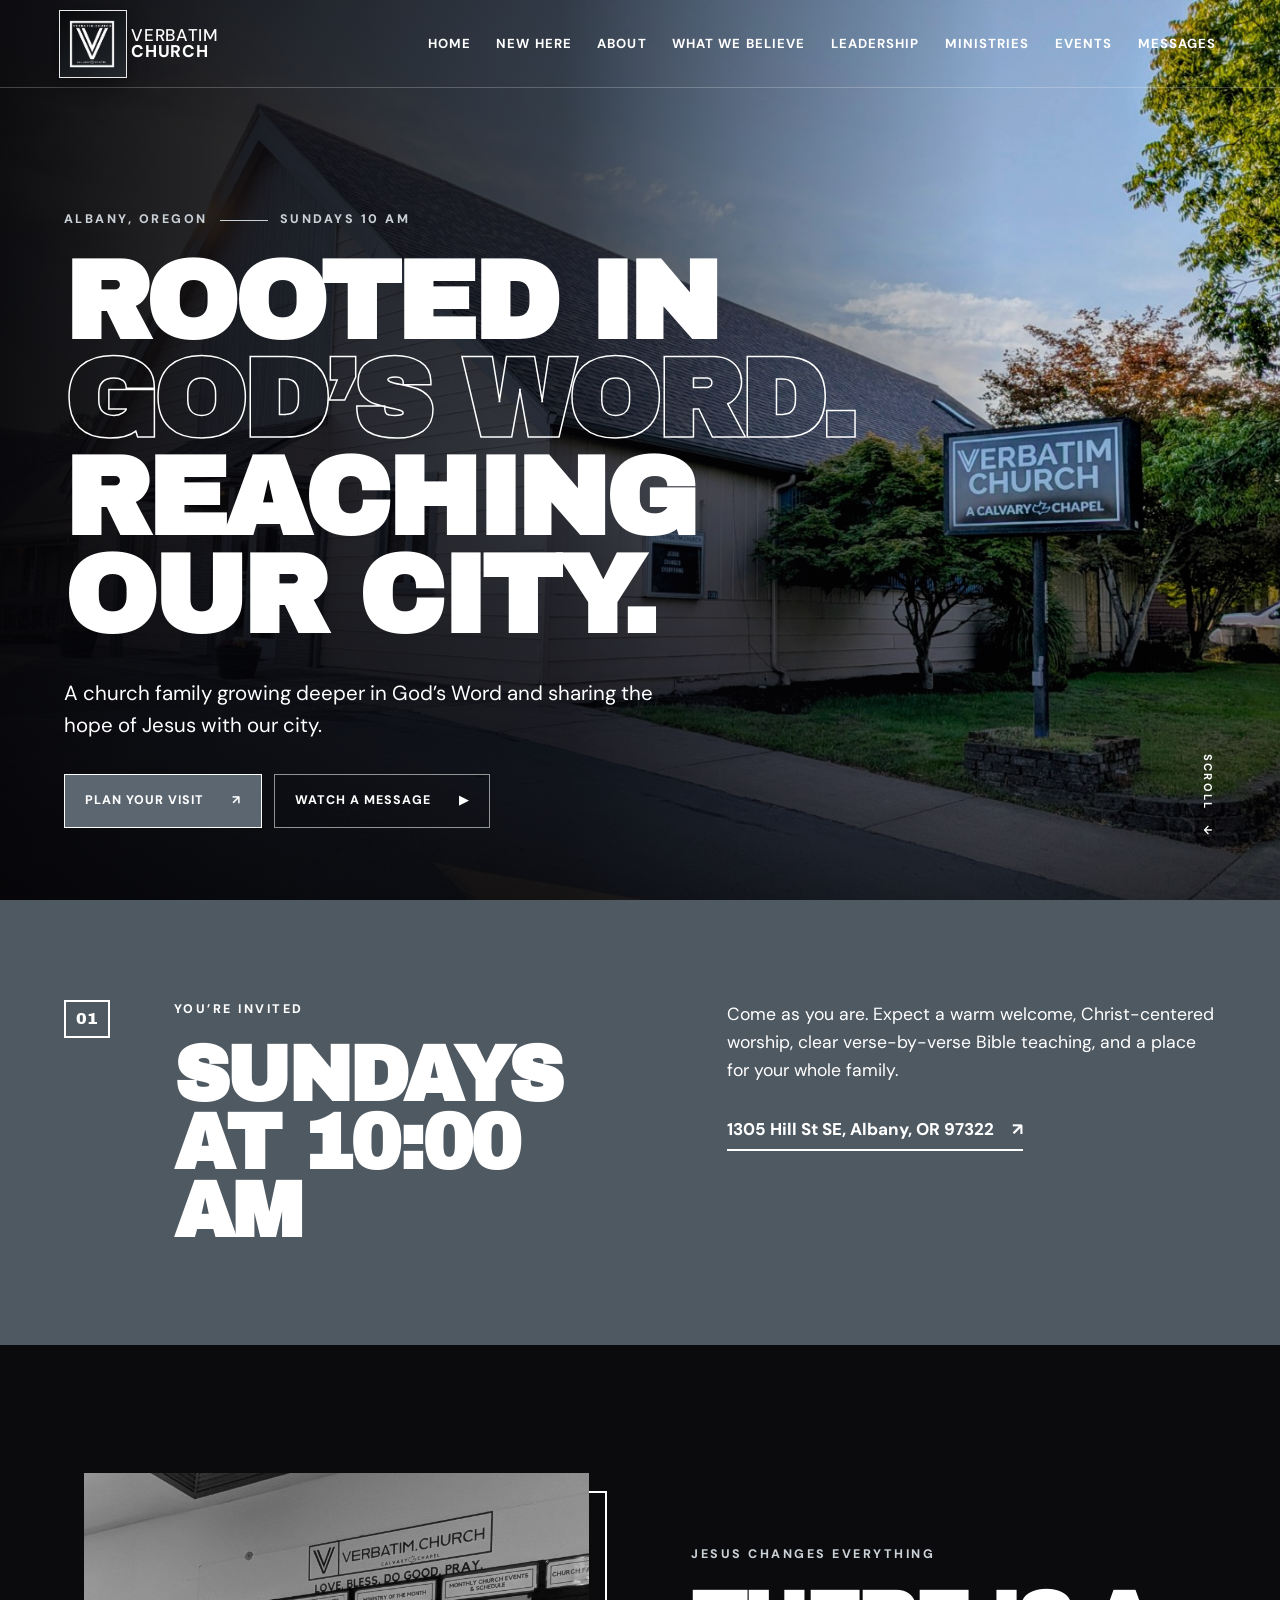
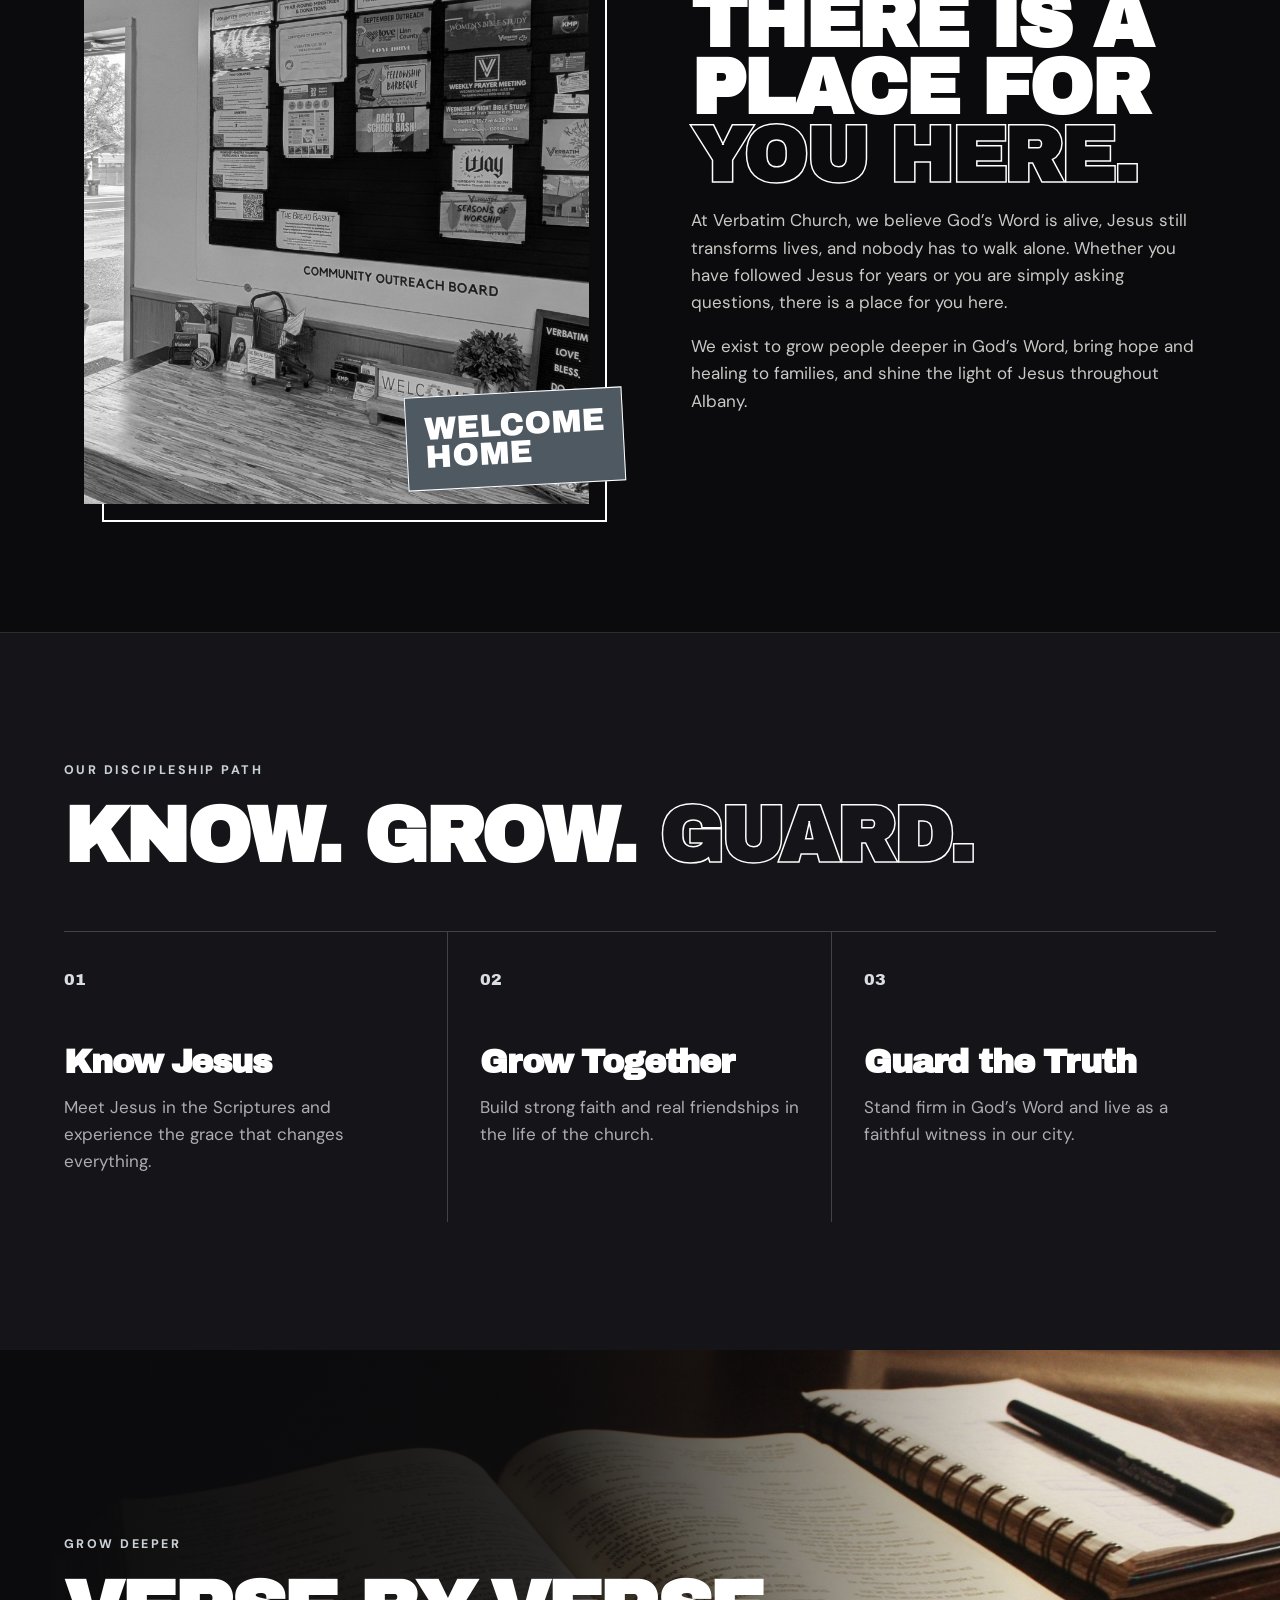
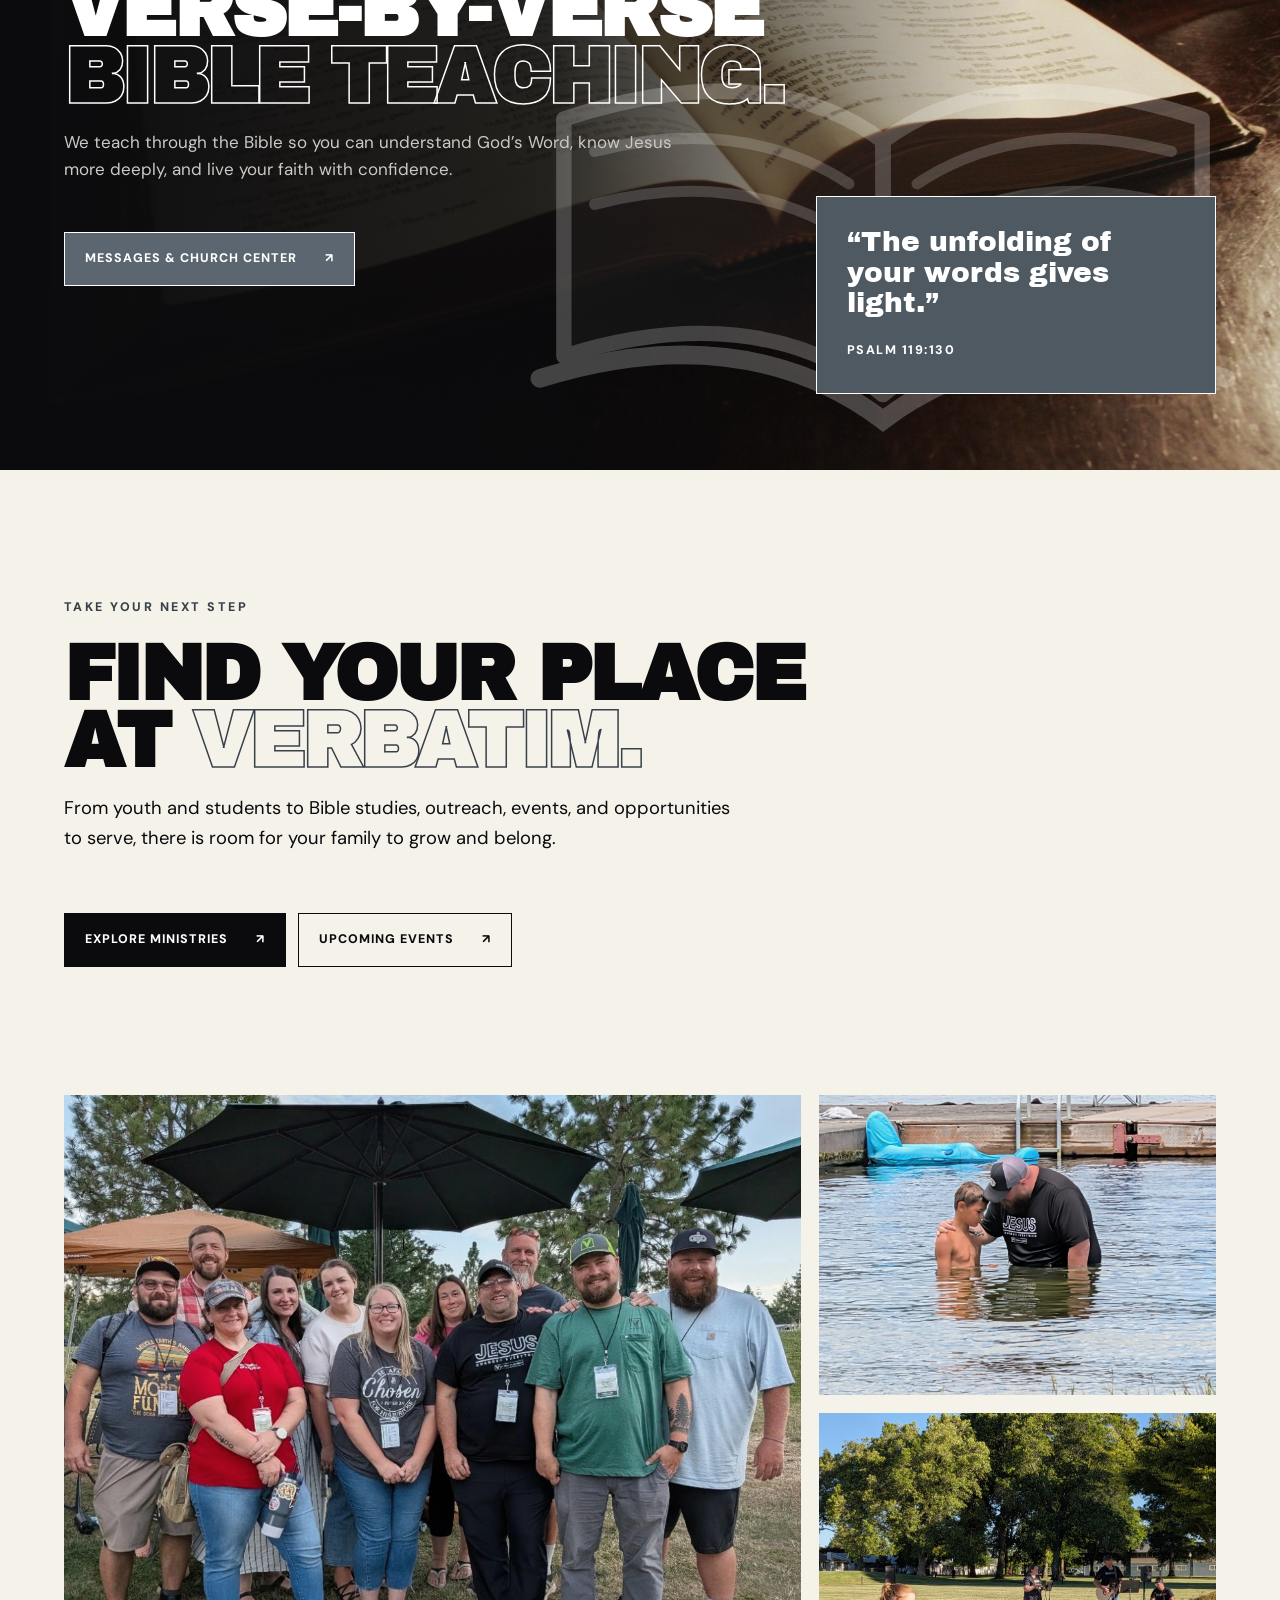
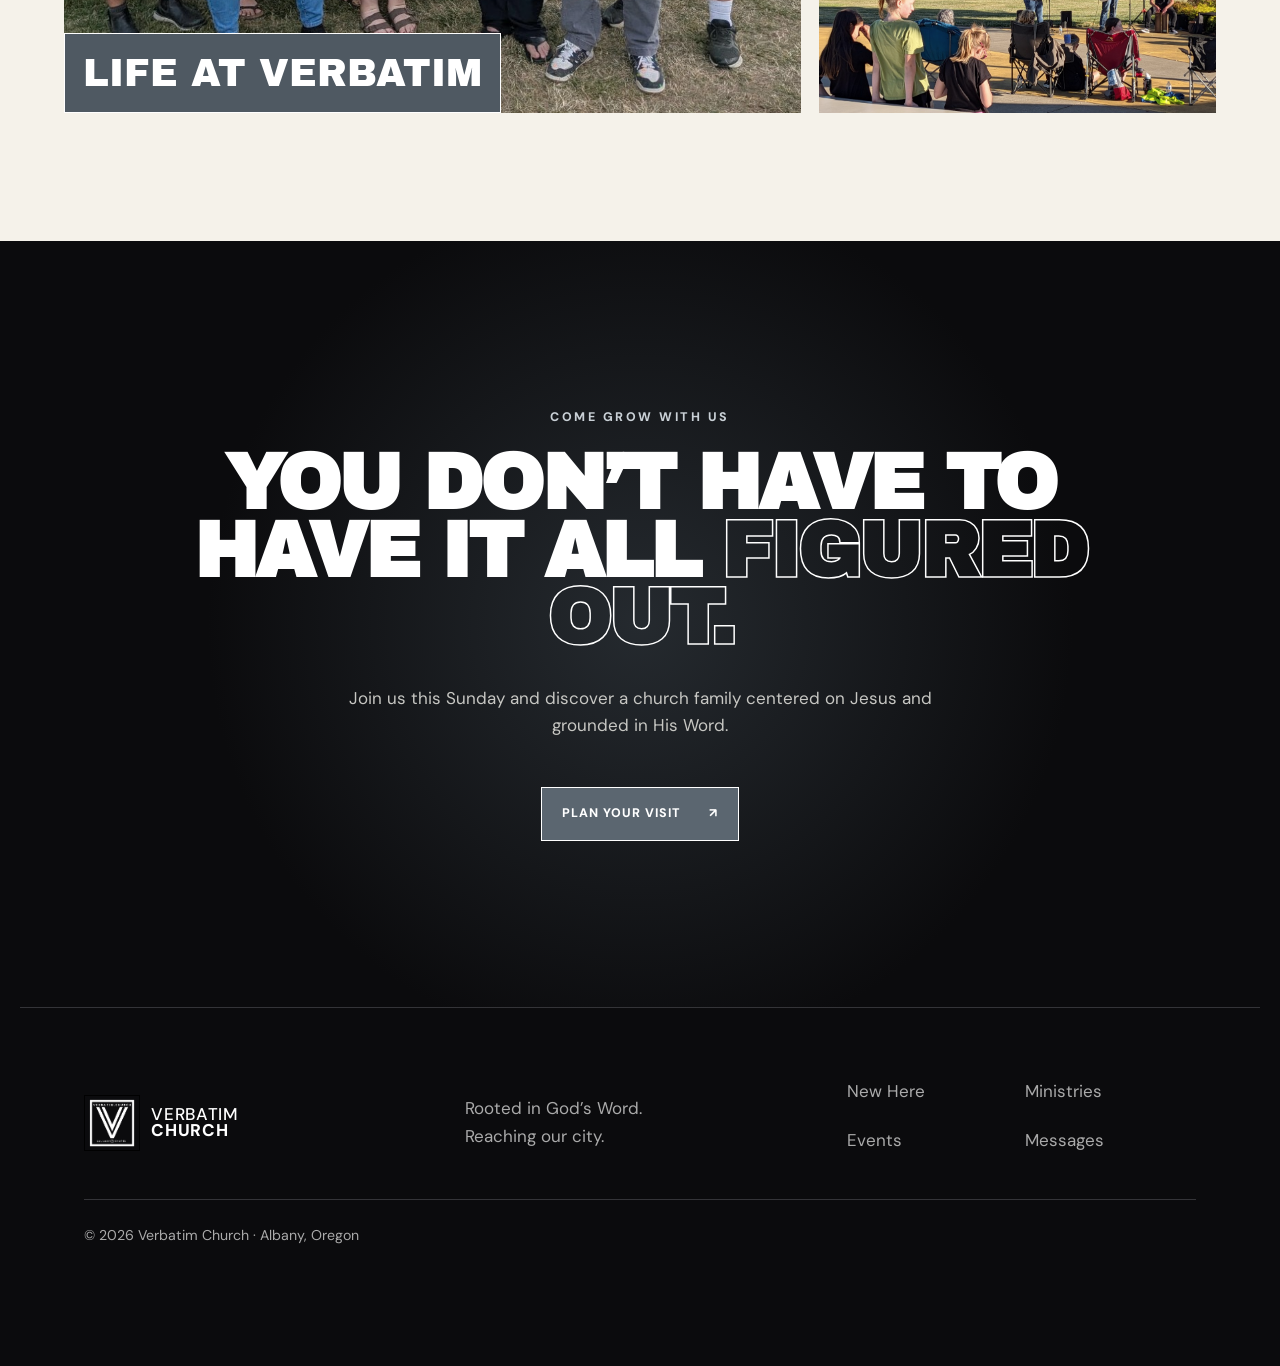
<file: index.html>
<!doctype html>
<html lang="en">
<head>
  <meta charset="utf-8">
  <meta name="viewport" content="width=device-width, initial-scale=1, viewport-fit=cover">
  <meta name="theme-color" content="#0b0b0d">
  <meta name="description" content="Verbatim Church in Albany, Oregon — rooted in God’s Word and reaching our city. Join us Sundays at 10:00 AM.">
  <meta property="og:type" content="website">
  <meta property="og:site_name" content="Verbatim Church">
  <meta property="og:title" content="Verbatim Church">
  <meta property="og:description" content="A Calvary Chapel church in Albany, Oregon—rooted in God’s Word and reaching our city.">
  <meta property="og:url" content="https://verbatim.church/">
  <meta property="og:image" content="https://verbatim.church/assets/verbatim-church-social.jpg">
  <meta property="og:image:width" content="1536">
  <meta property="og:image:height" content="921">
  <meta property="og:image:alt" content="Verbatim Church — A Calvary Chapel">
  <meta name="twitter:card" content="summary_large_image">
  <meta name="twitter:title" content="Verbatim Church">
  <meta name="twitter:description" content="A Calvary Chapel church in Albany, Oregon—rooted in God’s Word and reaching our city.">
  <meta name="twitter:image" content="https://verbatim.church/assets/verbatim-church-social.jpg">
  <link rel="canonical" href="https://verbatim.church/">
  <title>Verbatim Church | Albany, Oregon</title>
  <link rel="preconnect" href="https://fonts.googleapis.com">
  <link rel="preconnect" href="https://fonts.gstatic.com" crossorigin>
  <link href="https://fonts.googleapis.com/css2?family=Archivo+Black&family=DM+Sans:wght@400;500;600;700&display=swap" rel="stylesheet">
  <link rel="icon" type="image/svg+xml" href="data:image/svg+xml,%3Csvg xmlns='http://www.w3.org/2000/svg' viewBox='0 0 64 64'%3E%3Crect width='64' height='64' rx='12' fill='%235b6670'/%3E%3Cpath d='M10 14l13 36h9L20 14zm22 0l12 36h9L41 14z' fill='%23ffffff'/%3E%3C/svg%3E">
  <link rel="stylesheet" href="styles.css?v=20260924-5">
</head>
<body>
  <a class="skip-link" href="#main">Skip to content</a>
  <header class="site-header" id="top">
    <a class="brand" href="./" aria-label="Verbatim Church home">
      <img class="brand-logo" src="assets/logo.png" alt="Verbatim Church official logo"><span>VERBATIM<br><b>CHURCH</b></span>
    </a>
    <button class="menu-button" aria-expanded="false" aria-controls="site-nav"><span></span><span></span><span></span><span class="sr-only">Menu</span></button>
    <nav id="site-nav" aria-label="Main navigation">
      <a href="./">Home</a>
      <a href="./plan-your-visit/">New Here</a>
      <a href="./about-us/">About</a>
      <a href="./what-we-believe/">What We Believe</a>
      <a href="./leadership/">Leadership</a>
      <a href="./ministries/">Ministries</a>
      <a href="./events/">Events</a>
      <a href="./messages/">Messages</a>
    </nav>
  </header>

  <main id="main">
    <section class="hero">
      <img src="assets/church-exterior.jpg" alt="Verbatim Church building in Albany, Oregon" fetchpriority="high">
      <div class="hero-wash"></div>
      <div class="hero-copy reveal">
        <p class="eyebrow">Albany, Oregon <span></span> Sundays 10 AM</p>
        <h1>ROOTED IN<br><em>GOD’S WORD.</em><br>REACHING<br>OUR CITY.</h1>
        <p class="lede">A church family growing deeper in God’s Word and sharing the hope of Jesus with our city.</p>
        <div class="button-row">
          <a class="button primary" href="#visit">Plan your visit <span>↗</span></a>
          <a class="button ghost" href="#messages">Watch a message <span>▶</span></a>
        </div>
      </div>
      <a class="scroll-cue" href="#visit" aria-label="Scroll to visit information">SCROLL <span>↓</span></a>
    </section>

    <section class="visit-band" id="visit">
      <div class="section-number">01</div>
      <div>
        <p class="eyebrow dark">You’re invited</p>
        <h2>SUNDAYS<br>AT 10:00 AM</h2>
      </div>
      <div class="visit-detail">
        <p>Come as you are. Expect a warm welcome, Christ-centered worship, clear verse-by-verse Bible teaching, and a place for your whole family.</p>
        <a class="text-link" href="https://www.google.com/maps/search/?api=1&amp;query=1305%20Hill%20St%20SE%2C%20Albany%2C%20OR%2097322">1305 Hill St SE, Albany, OR 97322 <span>↗</span></a>
      </div>
    </section>

    <section class="welcome split">
      <div class="photo-frame reveal"><img src="assets/gathering.jpg" alt="Sunday gathering at Verbatim Church" loading="lazy"><span>WELCOME<br>HOME</span></div>
      <div class="copy reveal">
        <p class="eyebrow">Jesus changes everything</p>
        <h2>THERE IS A<br>PLACE FOR<br><em>YOU HERE.</em></h2>
        <p>At Verbatim Church, we believe God’s Word is alive, Jesus still transforms lives, and nobody has to walk alone. Whether you have followed Jesus for years or you are simply asking questions, there is a place for you here.</p>
        <p>We exist to grow people deeper in God’s Word, bring hope and healing to families, and shine the light of Jesus throughout Albany.</p>
      </div>
    </section>

    <section class="path">
      <header class="section-head reveal"><p class="eyebrow">Our discipleship path</p><h2>KNOW. GROW. <em>GUARD.</em></h2></header>
      <div class="path-grid">
        <article class="reveal"><span>01</span><h3>Know Jesus</h3><p>Meet Jesus in the Scriptures and experience the grace that changes everything.</p></article>
        <article class="reveal"><span>02</span><h3>Grow Together</h3><p>Build strong faith and real friendships in the life of the church.</p></article>
        <article class="reveal"><span>03</span><h3>Guard the Truth</h3><p>Stand firm in God’s Word and live as a faithful witness in our city.</p></article>
      </div>
    </section>

    <section class="teaching" id="messages">
      <div class="teaching-copy reveal"><p class="eyebrow">Grow deeper</p><h2>VERSE-BY-VERSE<br><em>BIBLE TEACHING.</em></h2><p>We teach through the Bible so you can understand God’s Word, know Jesus more deeply, and live your faith with confidence.</p><a class="button primary" href="https://verbatim-church.churchcenter.com/home">Messages &amp; Church Center <span>↗</span></a></div>
      <div class="verse-card reveal"><p>“The unfolding of your words gives light.”</p><span>Psalm 119:130</span></div>
    </section>

    <section class="next-step">
      <header class="section-head reveal"><p class="eyebrow dark">Take your next step</p><h2>FIND YOUR PLACE<br>AT <em>VERBATIM.</em></h2><p>From youth and students to Bible studies, outreach, events, and opportunities to serve, there is room for your family to grow and belong.</p></header>
      <div class="button-row reveal"><a class="button dark-button" href="https://verbatim-church.churchcenter.com/home">Explore ministries <span>↗</span></a><a class="button outline-dark" href="https://verbatim-church.churchcenter.com/home">Upcoming events <span>↗</span></a></div>
    </section>

    <section class="gallery" aria-label="Life at Verbatim Church">
      <figure class="wide reveal"><img src="assets/outdoors.jpg" alt="Verbatim Church group gathering outdoors" loading="lazy"><figcaption>LIFE AT VERBATIM</figcaption></figure>
      <figure class="reveal"><img src="assets/baptism.jpg" alt="Baptism at Verbatim Church" loading="lazy"></figure>
      <figure class="reveal"><img src="assets/community.jpg" alt="Verbatim Church community event" loading="lazy"></figure>
    </section>

    <section class="closing reveal">
      <p class="eyebrow">Come grow with us</p>
      <h2>YOU DON’T HAVE TO<br>HAVE IT ALL <em>FIGURED OUT.</em></h2>
      <p>Join us this Sunday and discover a church family centered on Jesus and grounded in His Word.</p>
      <a class="button primary" href="#visit">Plan your visit <span>↗</span></a>
    </section>
  </main>

  <footer>
    <a class="brand footer-brand" href="./"><img class="brand-logo" src="assets/logo.png" alt="Verbatim Church official logo"><span>VERBATIM<br><b>CHURCH</b></span></a>
    <p>Rooted in God’s Word.<br>Reaching our city.</p>
    <div class="footer-links"><a href="./plan-your-visit/">New Here</a><a href="./ministries/">Ministries</a><a href="./events/">Events</a><a href="./messages/">Messages</a></div>
    <small>© <span id="year"></span> Verbatim Church · Albany, Oregon</small>
  </footer>

  <div class="mobile-actions"><a href="#visit">Visit Sunday</a><a href="https://verbatim-church.churchcenter.com/home">Church Center ↗</a></div>
  <script src="script.js"></script>
</body>
</html>
</file>
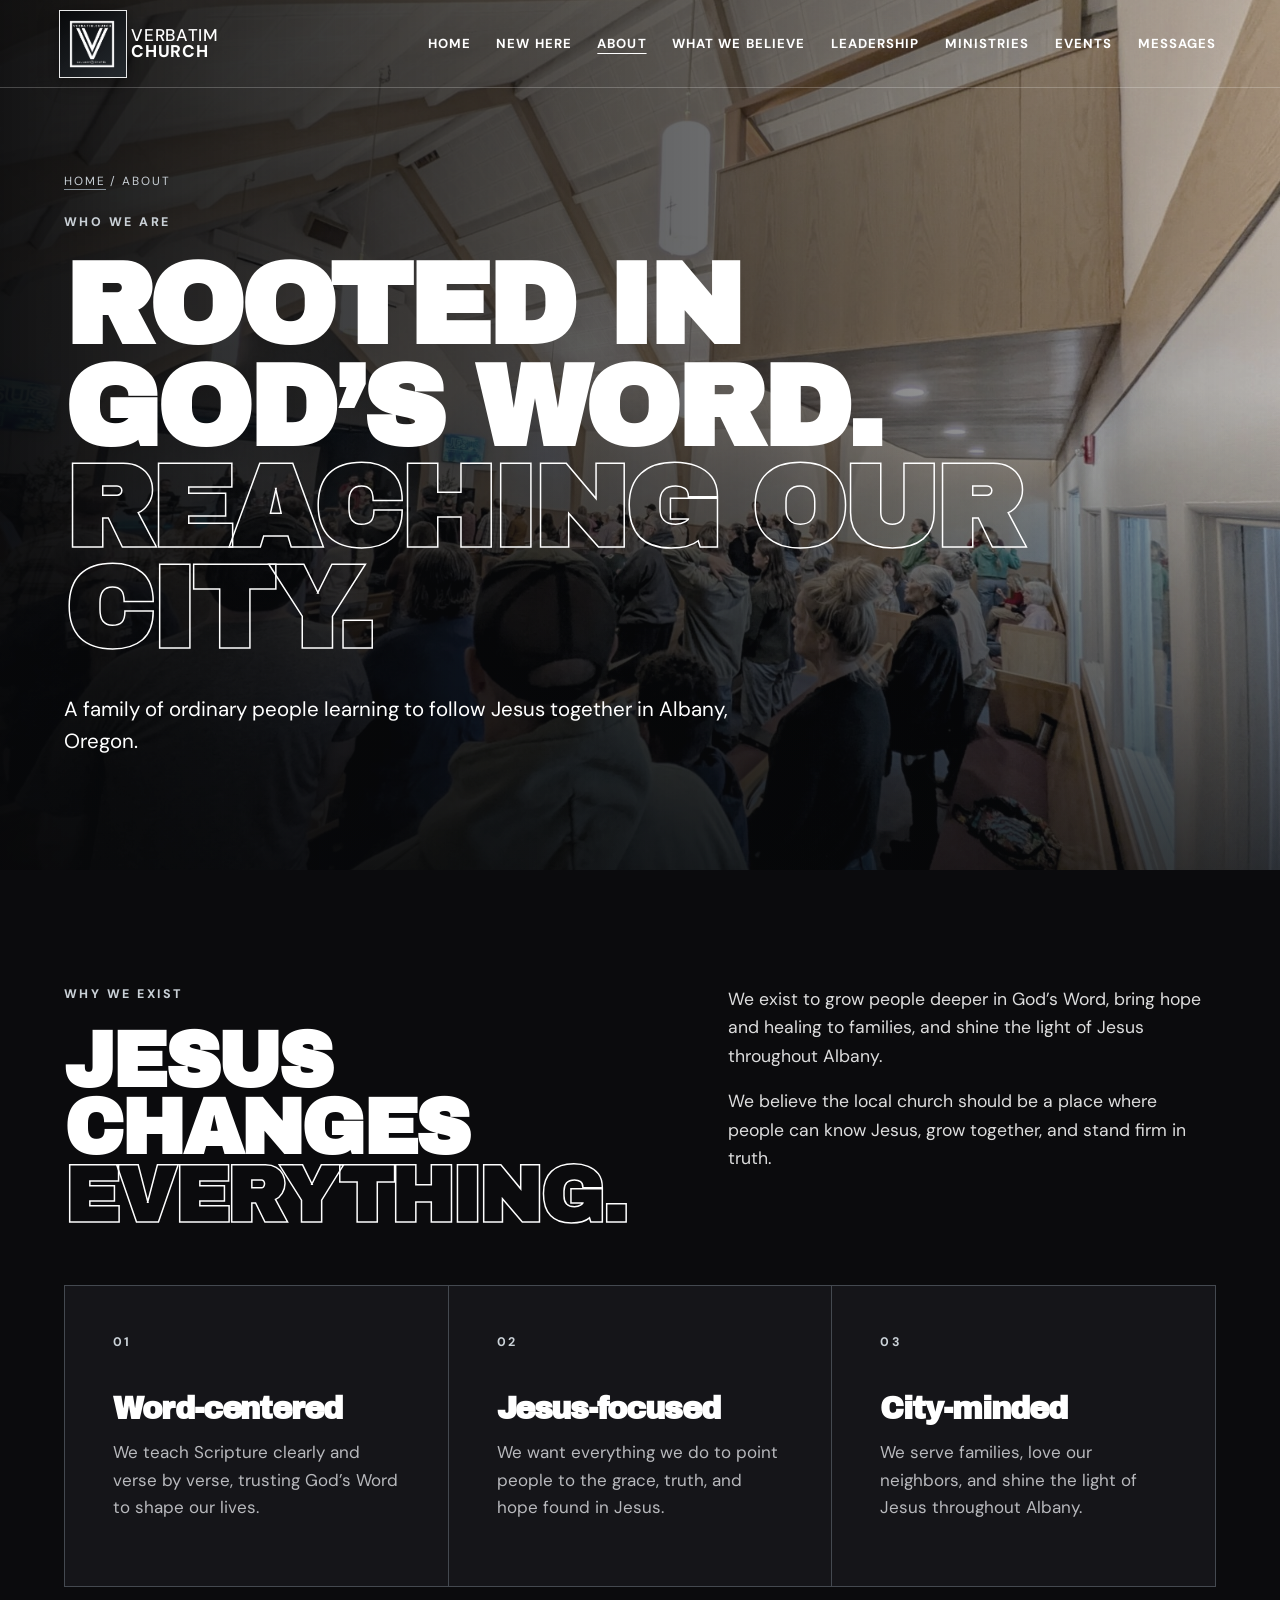
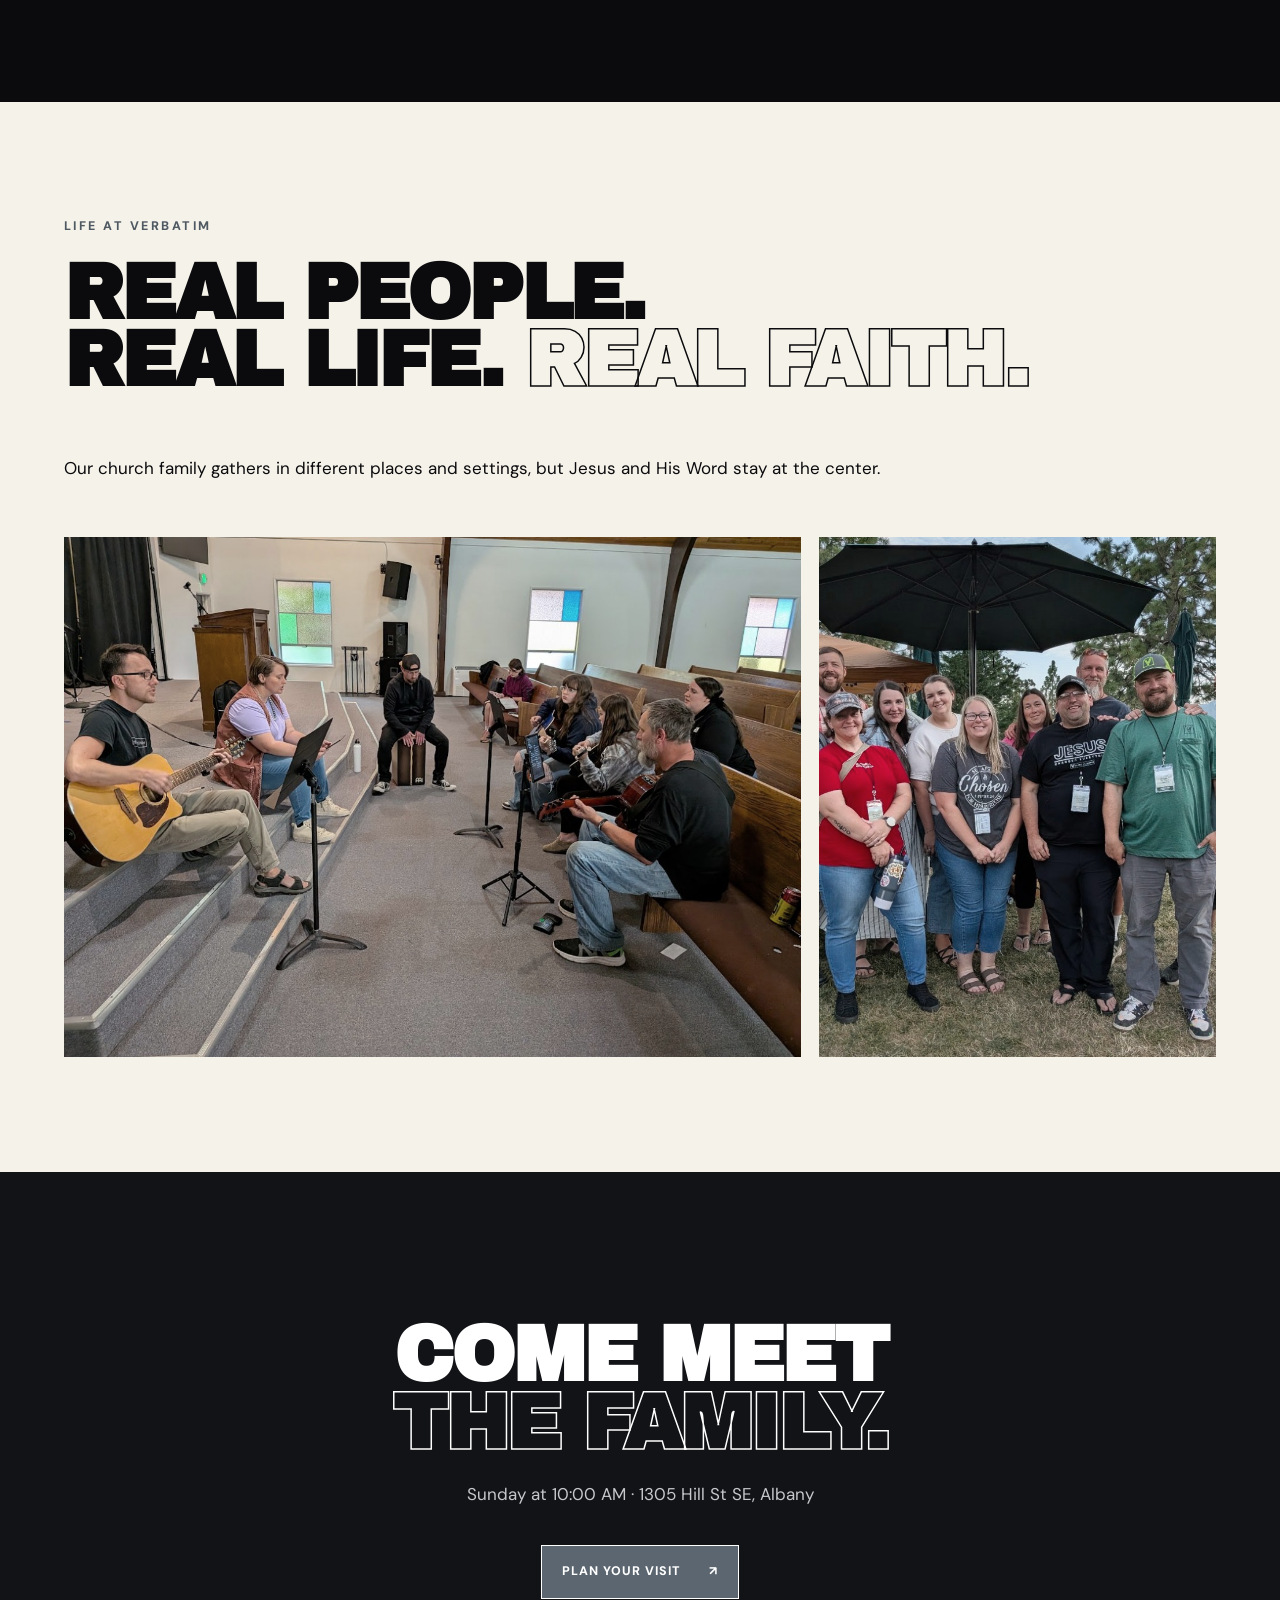
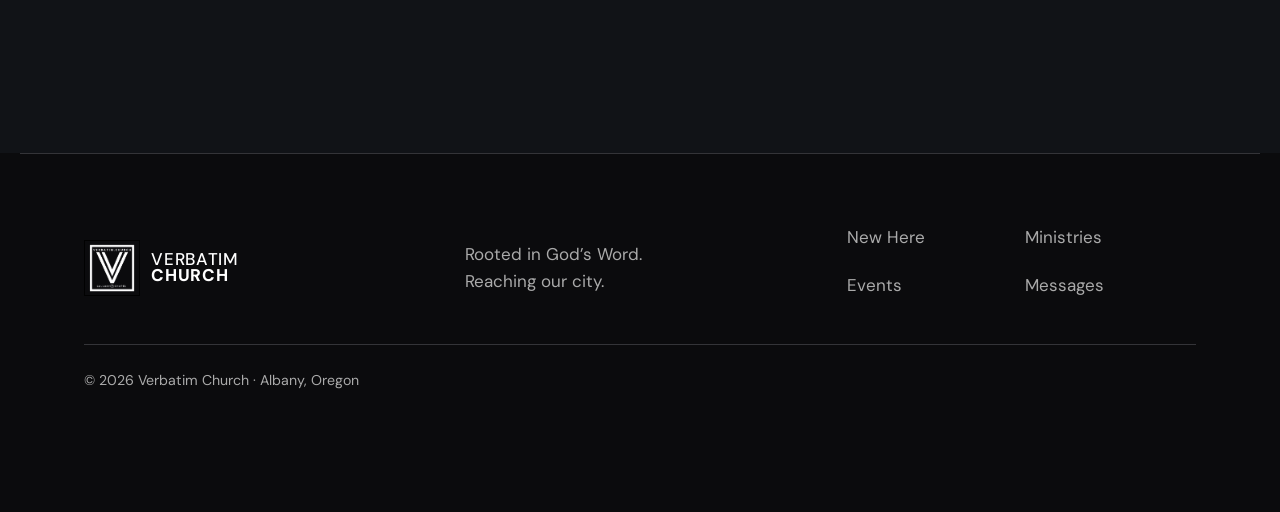
<file: about-us/index.html>
<!doctype html><html lang="en"><head><meta charset="utf-8"><meta name="viewport" content="width=device-width,initial-scale=1,viewport-fit=cover"><meta name="theme-color" content="#0b0b0d"><meta name="description" content="Meet the heart and mission of Verbatim Church in Albany, Oregon."><title>About Us | Verbatim Church</title><link rel="preconnect" href="https://fonts.googleapis.com"><link rel="preconnect" href="https://fonts.gstatic.com" crossorigin><link href="https://fonts.googleapis.com/css2?family=Archivo+Black&family=DM+Sans:wght@400;500;600;700&display=swap" rel="stylesheet"><link rel="stylesheet" href="../styles.css?v=20260924-6"></head>
<body class="inner-page"><a class="skip-link" href="#main">Skip to content</a><header class="site-header"><a class="brand" href="../"><img class="brand-logo" src="../assets/logo.png" alt="Verbatim Church official logo"><span>VERBATIM<br><b>CHURCH</b></span></a><button class="menu-button" aria-expanded="false" aria-controls="site-nav"><span></span><span></span><span></span><span class="sr-only">Menu</span></button><nav id="site-nav"><a href="../">Home</a><a href="../plan-your-visit/">New Here</a><a class="active-nav" href="../about-us/">About</a><a href="../what-we-believe/">What We Believe</a><a href="../leadership/">Leadership</a><a href="../ministries/">Ministries</a><a href="../events/">Events</a><a href="../messages/">Messages</a></nav></header>
<main id="main"><section class="inner-hero"><img src="../assets/about-worship.jpg" alt="Verbatim Church worship gathering"><div class="inner-hero-copy reveal"><p class="breadcrumbs"><a href="../">Home</a> / About</p><p class="eyebrow">Who we are</p><h1>ROOTED IN<br>GOD’S WORD.<br><em>REACHING OUR CITY.</em></h1><p class="lede">A family of ordinary people learning to follow Jesus together in Albany, Oregon.</p></div></section>
<section class="content-section"><div class="section-wrap section-intro reveal"><div><p class="eyebrow">Why we exist</p><h2>JESUS CHANGES<br><em>EVERYTHING.</em></h2></div><div class="body-copy"><p>We exist to grow people deeper in God’s Word, bring hope and healing to families, and shine the light of Jesus throughout Albany.</p><p>We believe the local church should be a place where people can know Jesus, grow together, and stand firm in truth.</p></div></div><div class="info-grid"><article class="info-card reveal"><span class="num">01</span><h3>Word-centered</h3><p>We teach Scripture clearly and verse by verse, trusting God’s Word to shape our lives.</p></article><article class="info-card reveal"><span class="num">02</span><h3>Jesus-focused</h3><p>We want everything we do to point people to the grace, truth, and hope found in Jesus.</p></article><article class="info-card reveal"><span class="num">03</span><h3>City-minded</h3><p>We serve families, love our neighbors, and shine the light of Jesus throughout Albany.</p></article></div></section>
<section class="content-section light"><div class="section-wrap"><header class="section-head reveal"><p class="eyebrow dark">Life at Verbatim</p><h2>REAL PEOPLE.<br>REAL LIFE. <em>REAL FAITH.</em></h2></header><p class="body-copy">Our church family gathers in different places and settings, but Jesus and His Word stay at the center.</p><div class="photo-pair reveal"><img src="../assets/about-study.jpg" alt="Small group worship at Verbatim Church"><img src="../assets/outdoors.jpg" alt="Verbatim Church family gathering"></div></div></section><section class="page-cta reveal"><h2>COME MEET<br><em>THE FAMILY.</em></h2><p>Sunday at 10:00 AM · 1305 Hill St SE, Albany</p><a class="button primary" href="../plan-your-visit/">Plan your visit <span>↗</span></a></section></main>
<footer class="inner-footer"><a class="brand footer-brand" href="../"><img class="brand-logo" src="../assets/logo.png" alt="Verbatim Church official logo"><span>VERBATIM<br><b>CHURCH</b></span></a><p>Rooted in God’s Word.<br>Reaching our city.</p><div class="footer-links"><a href="../plan-your-visit/">New Here</a><a href="../ministries/">Ministries</a><a href="../events/">Events</a><a href="../messages/">Messages</a></div><small>© <span id="year"></span> Verbatim Church · Albany, Oregon</small></footer><div class="mobile-actions"><a href="../plan-your-visit/">Visit Sunday</a><a href="https://verbatim-church.churchcenter.com/home">Church Center ↗</a></div><script src="../script.js"></script></body></html>
</file>
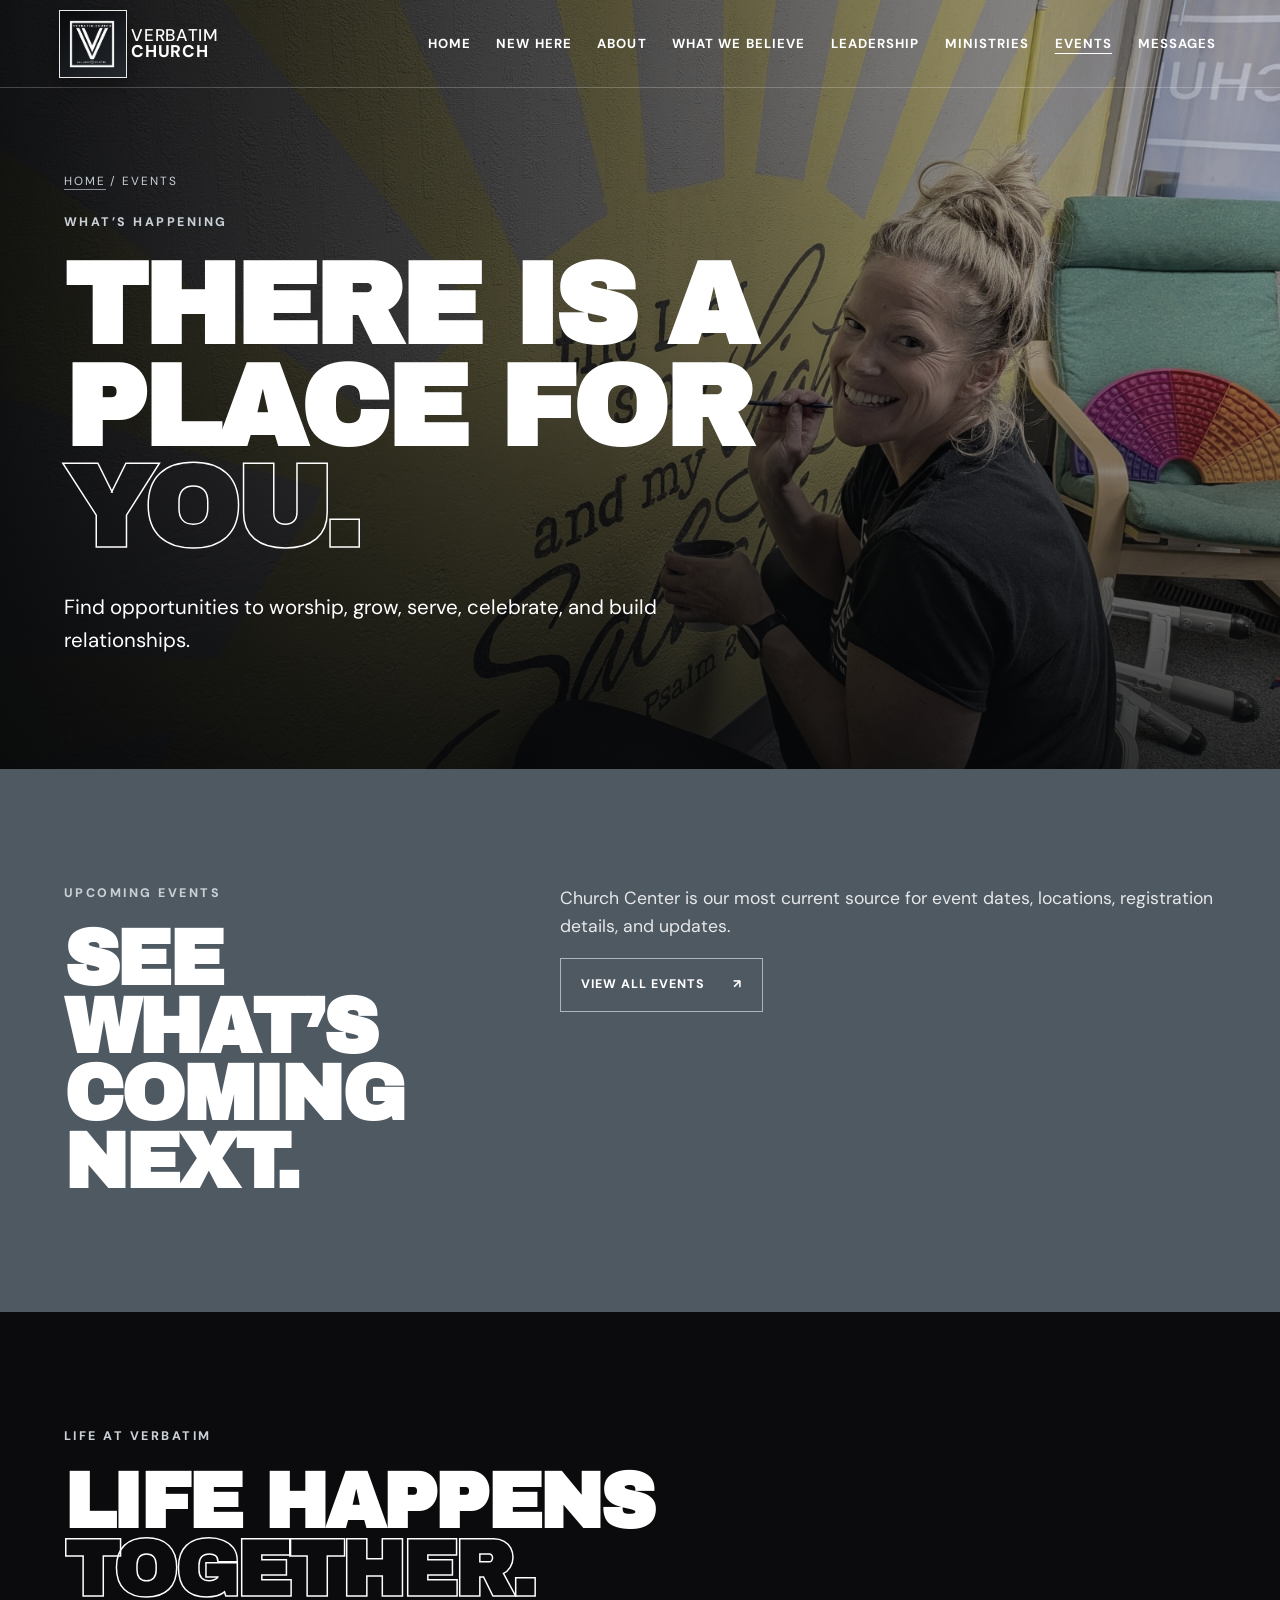
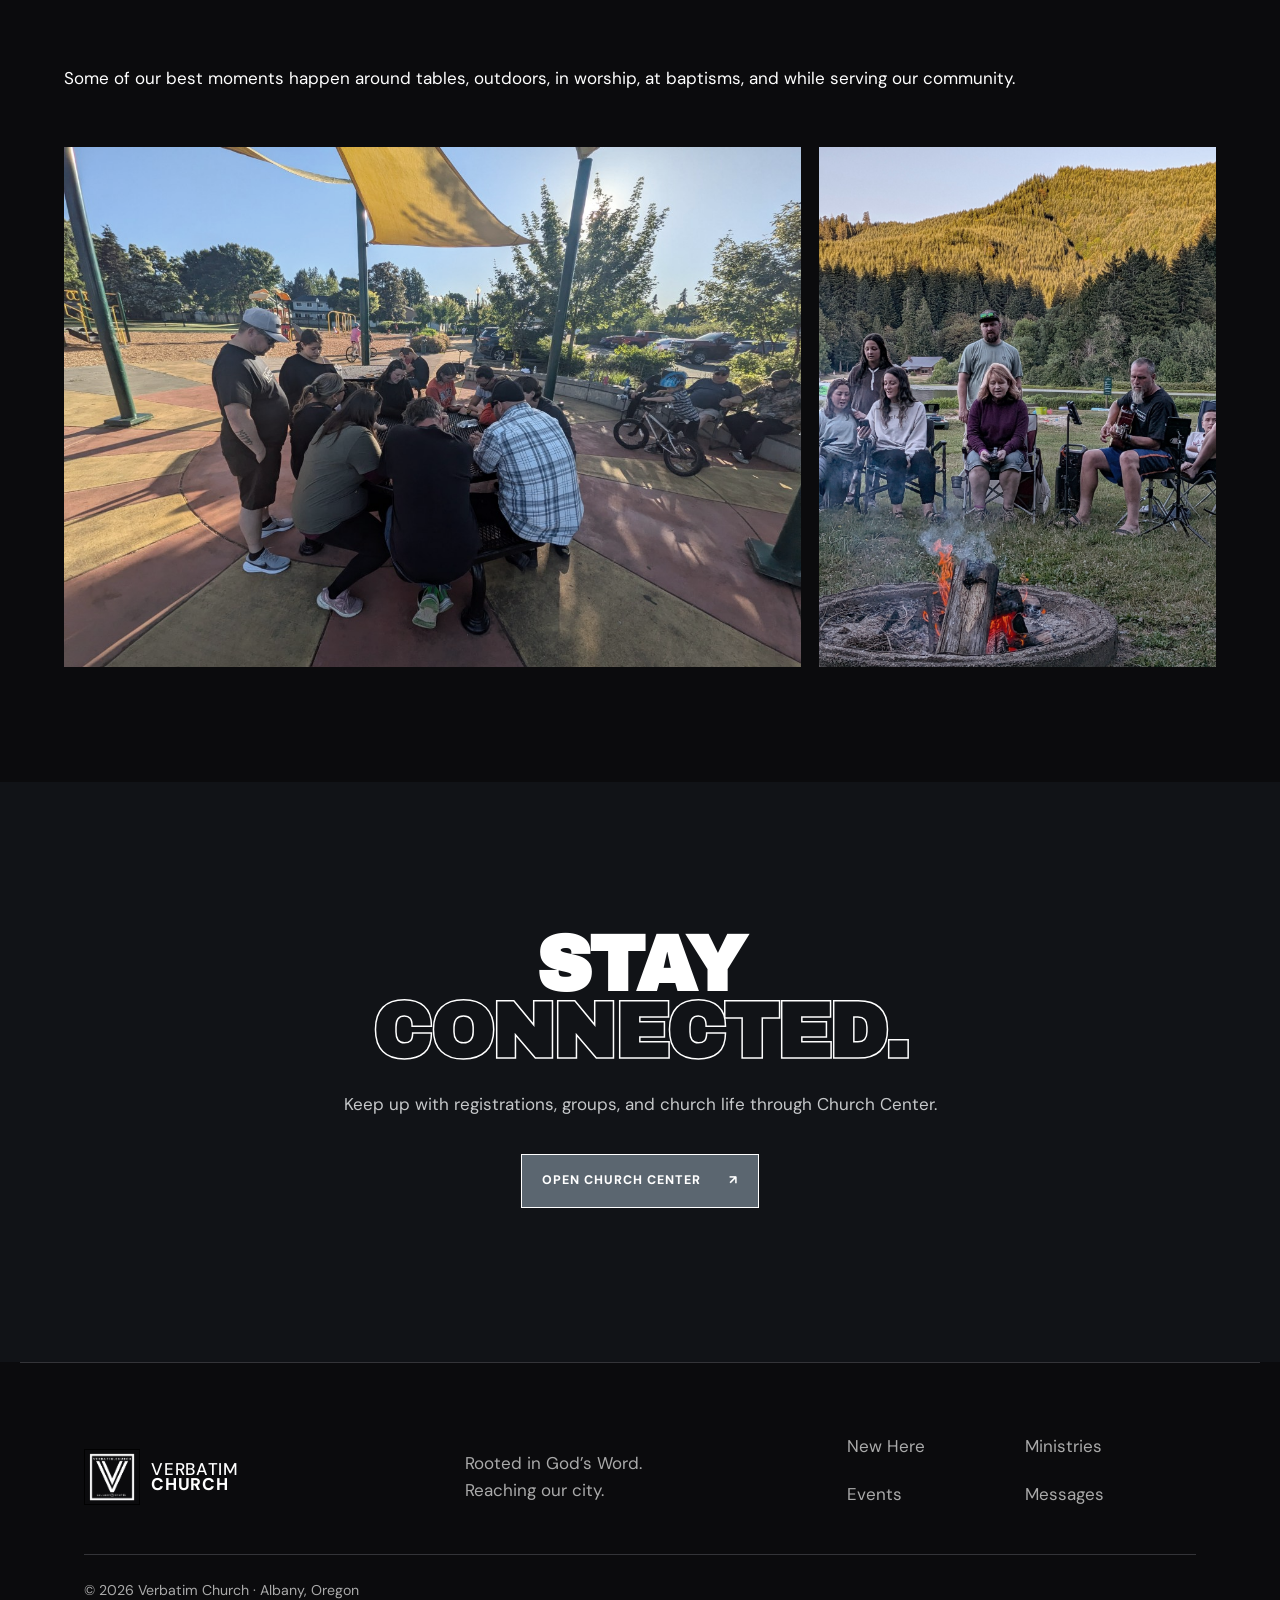
<file: events/index.html>
<!doctype html><html lang="en"><head><meta charset="utf-8"><meta name="viewport" content="width=device-width,initial-scale=1,viewport-fit=cover"><meta name="theme-color" content="#0b0b0d"><meta name="description" content="Events and gatherings at Verbatim Church."><title>Events | Verbatim Church</title><link rel="preconnect" href="https://fonts.googleapis.com"><link rel="preconnect" href="https://fonts.gstatic.com" crossorigin><link href="https://fonts.googleapis.com/css2?family=Archivo+Black&family=DM+Sans:wght@400;500;600;700&display=swap" rel="stylesheet"><link rel="stylesheet" href="../styles.css?v=20260922-2"></head>
<body class="inner-page"><a class="skip-link" href="#main">Skip to content</a><header class="site-header"><a class="brand" href="../"><img class="brand-logo" src="../assets/logo.png" alt="Verbatim Church official logo"><span>VERBATIM<br><b>CHURCH</b></span></a><button class="menu-button" aria-expanded="false" aria-controls="site-nav"><span></span><span></span><span></span><span class="sr-only">Menu</span></button><nav id="site-nav"><a href="../">Home</a><a href="../plan-your-visit/">New Here</a><a href="../about-us/">About</a><a href="../what-we-believe/">What We Believe</a><a href="../leadership/">Leadership</a><a href="../ministries/">Ministries</a><a class="active-nav" href="../events/">Events</a><a href="../messages/">Messages</a></nav></header>
<main id="main"><section class="inner-hero"><img src="../assets/events-hero.jpg" alt="Verbatim Church event"><div class="inner-hero-copy reveal"><p class="breadcrumbs"><a href="../">Home</a> / Events</p><p class="eyebrow">What’s happening</p><h1>THERE IS A<br>PLACE FOR<br><em>YOU.</em></h1><p class="lede">Find opportunities to worship, grow, serve, celebrate, and build relationships.</p></div></section>
<section class="content-section gunmetal"><div class="section-wrap section-intro reveal"><div><p class="eyebrow">Upcoming events</p><h2>SEE WHAT’S<br>COMING NEXT.</h2></div><div class="body-copy"><p>Church Center is our most current source for event dates, locations, registration details, and updates.</p><a class="button ghost" href="https://verbatim-church.churchcenter.com/pages/events">View all events <span>↗</span></a></div></div></section>
<section class="content-section"><div class="section-wrap"><header class="section-head reveal"><p class="eyebrow">Life at Verbatim</p><h2>LIFE HAPPENS<br><em>TOGETHER.</em></h2></header><p class="body-copy">Some of our best moments happen around tables, outdoors, in worship, at baptisms, and while serving our community.</p><div class="photo-pair reveal"><img src="../assets/events-canopy.jpg" alt="Church gathering under a canopy"><img src="../assets/events-outing.jpg" alt="Verbatim Church group outing"></div></div></section><section class="page-cta reveal"><h2>STAY<br><em>CONNECTED.</em></h2><p>Keep up with registrations, groups, and church life through Church Center.</p><a class="button primary" href="https://verbatim-church.churchcenter.com/home">Open Church Center <span>↗</span></a></section></main>
<footer class="inner-footer"><a class="brand footer-brand" href="../"><img class="brand-logo" src="../assets/logo.png" alt="Verbatim Church official logo"><span>VERBATIM<br><b>CHURCH</b></span></a><p>Rooted in God’s Word.<br>Reaching our city.</p><div class="footer-links"><a href="../plan-your-visit/">New Here</a><a href="../ministries/">Ministries</a><a href="../events/">Events</a><a href="../messages/">Messages</a></div><small>© <span id="year"></span> Verbatim Church · Albany, Oregon</small></footer><div class="mobile-actions"><a href="../plan-your-visit/">Visit Sunday</a><a href="https://verbatim-church.churchcenter.com/home">Church Center ↗</a></div><script src="../script.js"></script></body></html>
</file>
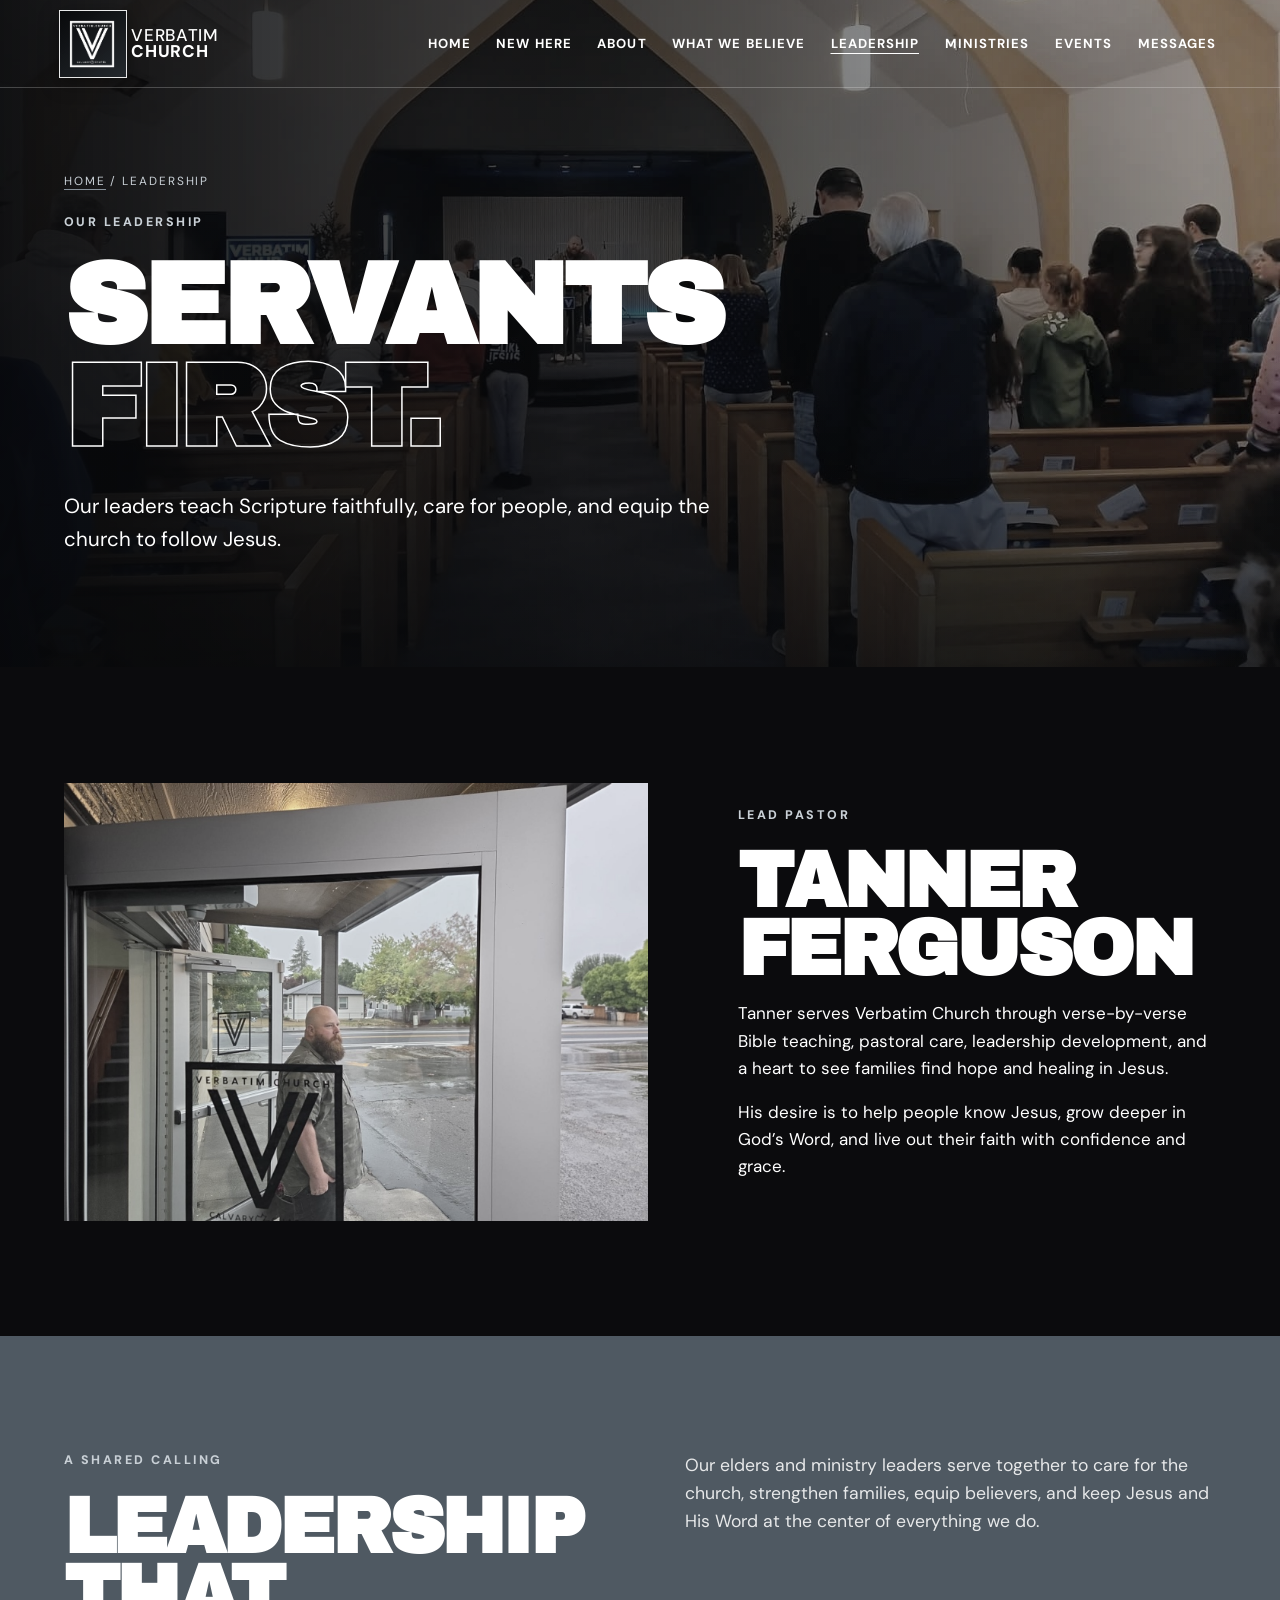
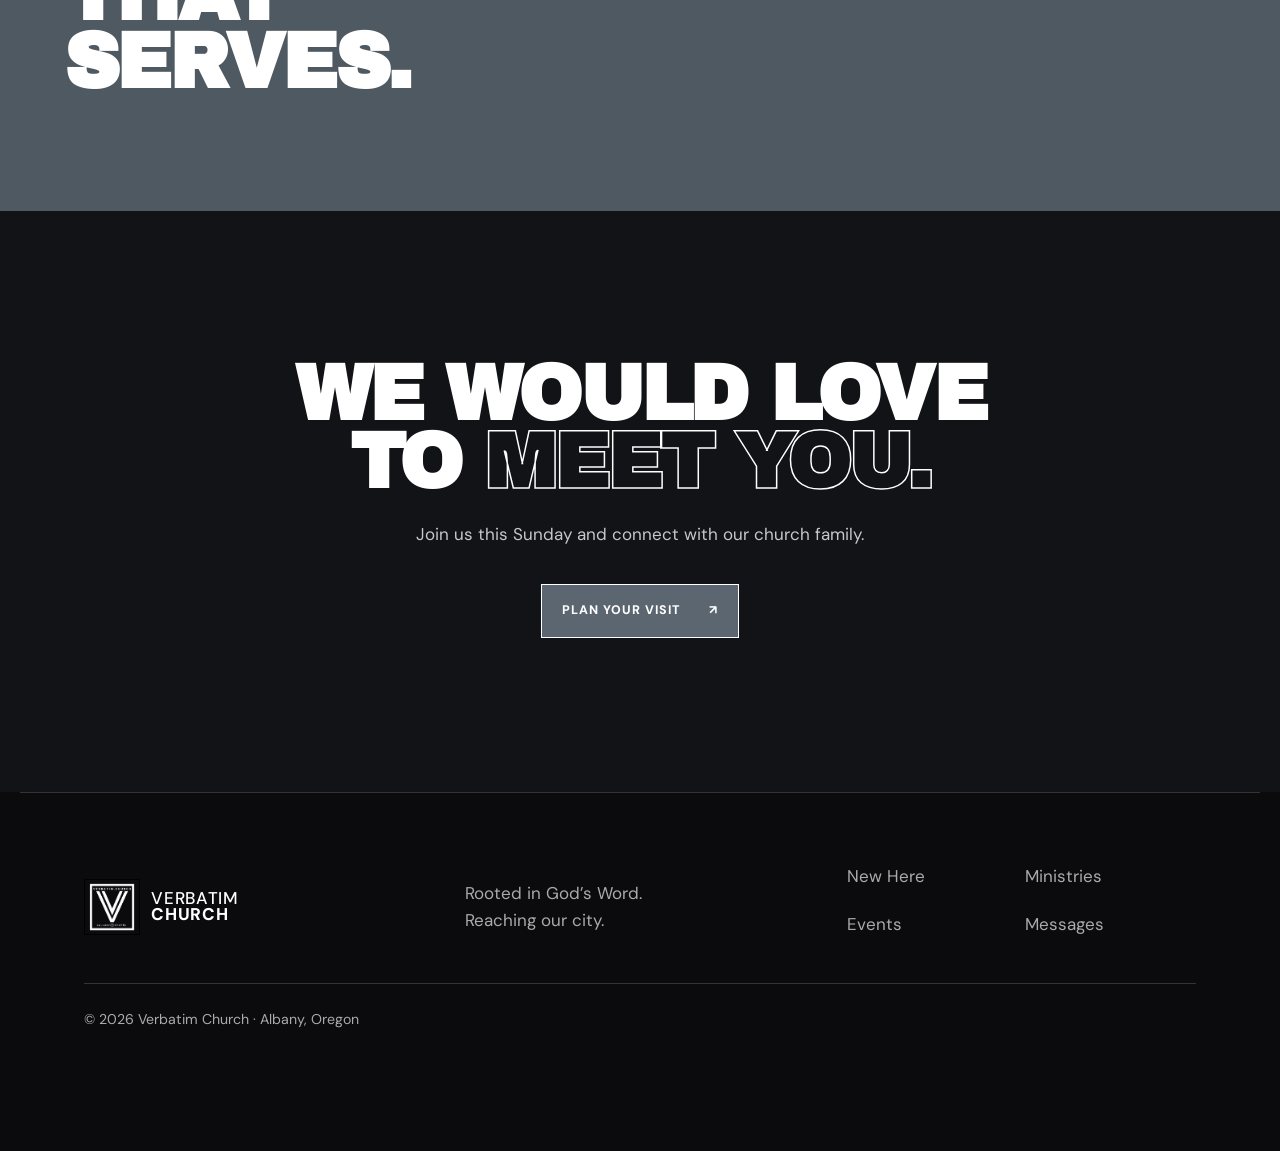
<file: leadership/index.html>
<!doctype html><html lang="en"><head><meta charset="utf-8"><meta name="viewport" content="width=device-width,initial-scale=1,viewport-fit=cover"><meta name="theme-color" content="#0b0b0d"><meta name="description" content="Meet the leadership of Verbatim Church."><title>Leadership | Verbatim Church</title><link rel="preconnect" href="https://fonts.googleapis.com"><link rel="preconnect" href="https://fonts.gstatic.com" crossorigin><link href="https://fonts.googleapis.com/css2?family=Archivo+Black&family=DM+Sans:wght@400;500;600;700&display=swap" rel="stylesheet"><link rel="stylesheet" href="../styles.css?v=20260923-5"></head>
<body class="inner-page"><a class="skip-link" href="#main">Skip to content</a><header class="site-header"><a class="brand" href="../"><img class="brand-logo" src="../assets/logo.png" alt="Verbatim Church official logo"><span>VERBATIM<br><b>CHURCH</b></span></a><button class="menu-button" aria-expanded="false" aria-controls="site-nav"><span></span><span></span><span></span><span class="sr-only">Menu</span></button><nav id="site-nav"><a href="../">Home</a><a href="../plan-your-visit/">New Here</a><a href="../about-us/">About</a><a href="../what-we-believe/">What We Believe</a><a class="active-nav" href="../leadership/">Leadership</a><a href="../ministries/">Ministries</a><a href="../events/">Events</a><a href="../messages/">Messages</a></nav></header>
<main id="main"><section class="inner-hero"><img src="../assets/leadership.jpg" alt="Verbatim Church gathering"><div class="inner-hero-copy reveal"><p class="breadcrumbs"><a href="../">Home</a> / Leadership</p><p class="eyebrow">Our leadership</p><h1>SERVANTS<br><em>FIRST.</em></h1><p class="lede">Our leaders teach Scripture faithfully, care for people, and equip the church to follow Jesus.</p></div></section>
<section class="content-section"><div class="section-wrap leader-feature"><img class="reveal" src="../assets/pastor-tanner.jpg" alt="Pastor Tanner Ferguson at the Verbatim Church entrance"><div class="reveal"><p class="eyebrow">Lead pastor</p><h2>TANNER<br>FERGUSON</h2><p>Tanner serves Verbatim Church through verse-by-verse Bible teaching, pastoral care, leadership development, and a heart to see families find hope and healing in Jesus.</p><p>His desire is to help people know Jesus, grow deeper in God’s Word, and live out their faith with confidence and grace.</p></div></div></section>
<section class="content-section gunmetal"><div class="section-wrap section-intro reveal"><div><p class="eyebrow">A shared calling</p><h2>LEADERSHIP<br>THAT SERVES.</h2></div><div class="body-copy"><p>Our elders and ministry leaders serve together to care for the church, strengthen families, equip believers, and keep Jesus and His Word at the center of everything we do.</p></div></div></section><section class="page-cta reveal"><h2>WE WOULD LOVE<br>TO <em>MEET YOU.</em></h2><p>Join us this Sunday and connect with our church family.</p><a class="button primary" href="../plan-your-visit/">Plan your visit <span>↗</span></a></section></main>
<footer class="inner-footer"><a class="brand footer-brand" href="../"><img class="brand-logo" src="../assets/logo.png" alt="Verbatim Church official logo"><span>VERBATIM<br><b>CHURCH</b></span></a><p>Rooted in God’s Word.<br>Reaching our city.</p><div class="footer-links"><a href="../plan-your-visit/">New Here</a><a href="../ministries/">Ministries</a><a href="../events/">Events</a><a href="../messages/">Messages</a></div><small>© <span id="year"></span> Verbatim Church · Albany, Oregon</small></footer><div class="mobile-actions"><a href="../plan-your-visit/">Visit Sunday</a><a href="https://verbatim-church.churchcenter.com/home">Church Center ↗</a></div><script src="../script.js"></script></body></html>
</file>
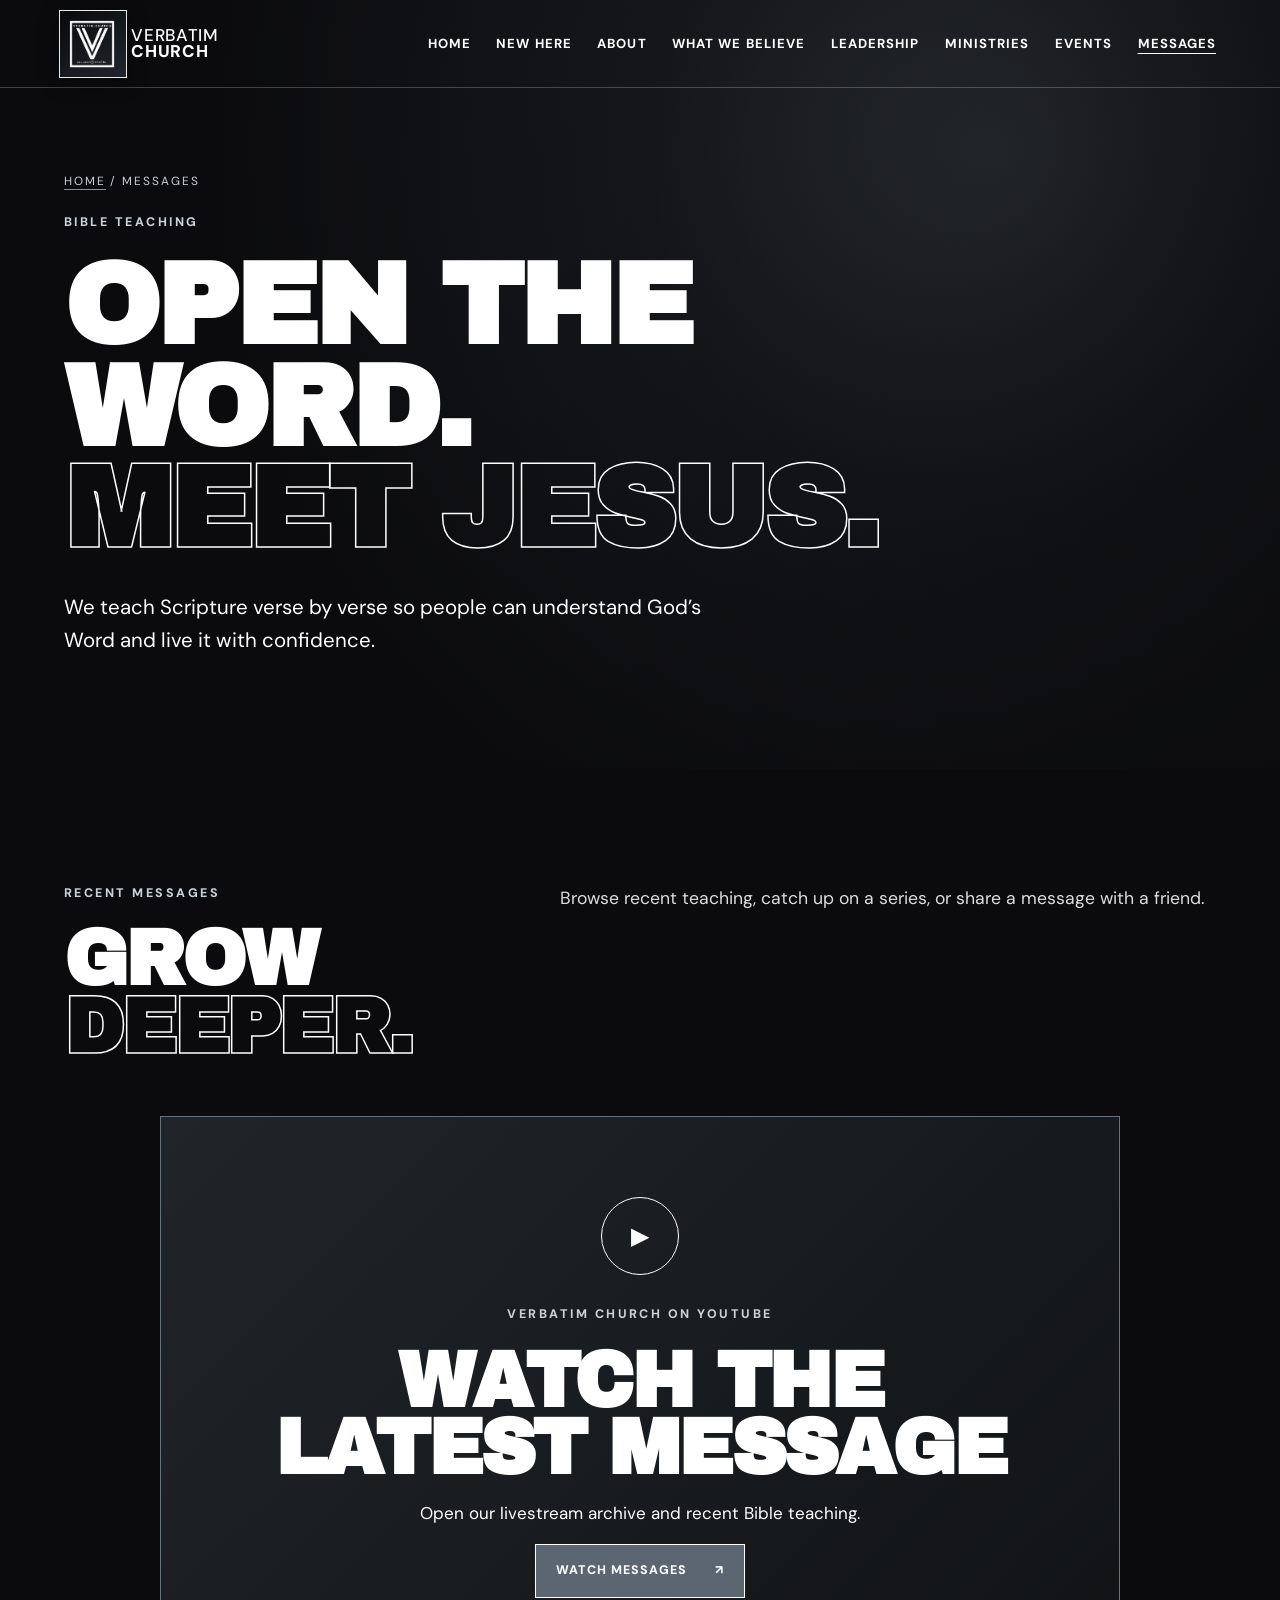
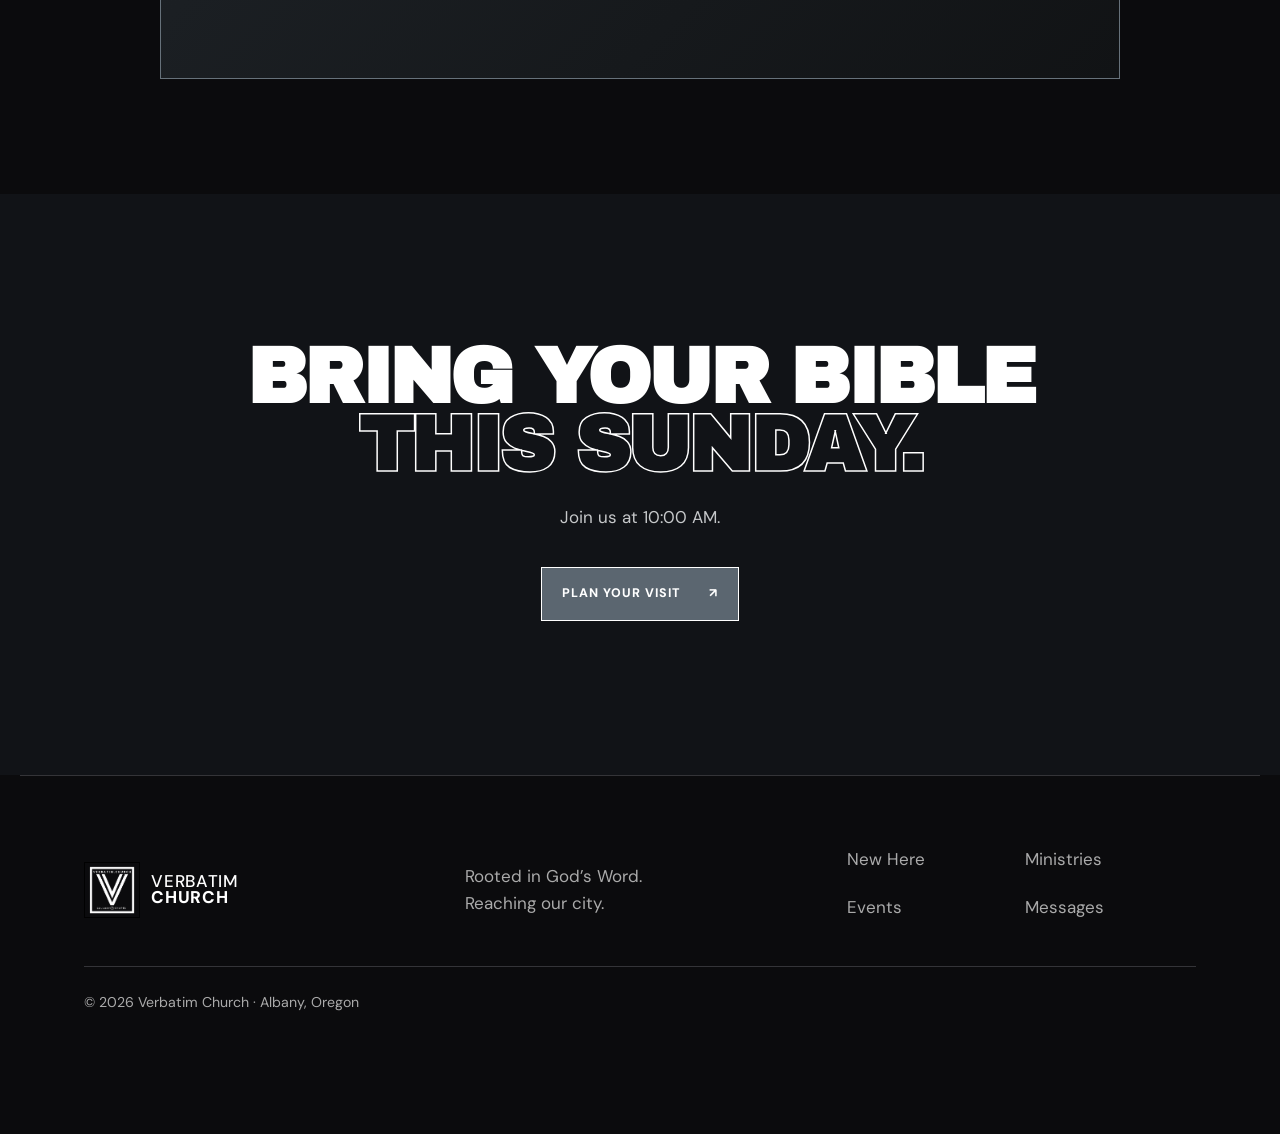
<file: messages/index.html>
<!doctype html><html lang="en"><head><meta charset="utf-8"><meta name="viewport" content="width=device-width,initial-scale=1,viewport-fit=cover"><meta name="theme-color" content="#0b0b0d"><meta name="description" content="Watch verse-by-verse Bible teaching from Verbatim Church."><title>Messages | Verbatim Church</title><link rel="preconnect" href="https://fonts.googleapis.com"><link rel="preconnect" href="https://fonts.gstatic.com" crossorigin><link href="https://fonts.googleapis.com/css2?family=Archivo+Black&family=DM+Sans:wght@400;500;600;700&display=swap" rel="stylesheet"><link rel="stylesheet" href="../styles.css?v=20260922-2"></head>
<body class="inner-page"><a class="skip-link" href="#main">Skip to content</a><header class="site-header"><a class="brand" href="../"><img class="brand-logo" src="../assets/logo.png" alt="Verbatim Church official logo"><span>VERBATIM<br><b>CHURCH</b></span></a><button class="menu-button" aria-expanded="false" aria-controls="site-nav"><span></span><span></span><span></span><span class="sr-only">Menu</span></button><nav id="site-nav"><a href="../">Home</a><a href="../plan-your-visit/">New Here</a><a href="../about-us/">About</a><a href="../what-we-believe/">What We Believe</a><a href="../leadership/">Leadership</a><a href="../ministries/">Ministries</a><a href="../events/">Events</a><a class="active-nav" href="../messages/">Messages</a></nav></header>
<main id="main"><section class="inner-hero no-photo"><div class="inner-hero-copy reveal"><p class="breadcrumbs"><a href="../">Home</a> / Messages</p><p class="eyebrow">Bible teaching</p><h1>OPEN THE WORD.<br><em>MEET JESUS.</em></h1><p class="lede">We teach Scripture verse by verse so people can understand God’s Word and live it with confidence.</p></div></section>
<section class="content-section"><div class="section-wrap"><div class="section-intro reveal"><div><p class="eyebrow">Recent messages</p><h2>GROW<br><em>DEEPER.</em></h2></div><div class="body-copy"><p>Browse recent teaching, catch up on a series, or share a message with a friend.</p></div></div><div class="message-panel reveal"><div class="play">▶</div><p class="eyebrow" style="justify-content:center">Verbatim Church on YouTube</p><h2>WATCH THE<br>LATEST MESSAGE</h2><p>Open our livestream archive and recent Bible teaching.</p><a class="button primary" href="https://www.youtube.com/@verbatimchurch7436/streams">Watch messages <span>↗</span></a></div></div></section><section class="page-cta reveal"><h2>BRING YOUR BIBLE<br><em>THIS SUNDAY.</em></h2><p>Join us at 10:00 AM.</p><a class="button primary" href="../plan-your-visit/">Plan your visit <span>↗</span></a></section></main>
<footer class="inner-footer"><a class="brand footer-brand" href="../"><img class="brand-logo" src="../assets/logo.png" alt="Verbatim Church official logo"><span>VERBATIM<br><b>CHURCH</b></span></a><p>Rooted in God’s Word.<br>Reaching our city.</p><div class="footer-links"><a href="../plan-your-visit/">New Here</a><a href="../ministries/">Ministries</a><a href="../events/">Events</a><a href="../messages/">Messages</a></div><small>© <span id="year"></span> Verbatim Church · Albany, Oregon</small></footer><div class="mobile-actions"><a href="../plan-your-visit/">Visit Sunday</a><a href="https://verbatim-church.churchcenter.com/home">Church Center ↗</a></div><script src="../script.js"></script></body></html>
</file>
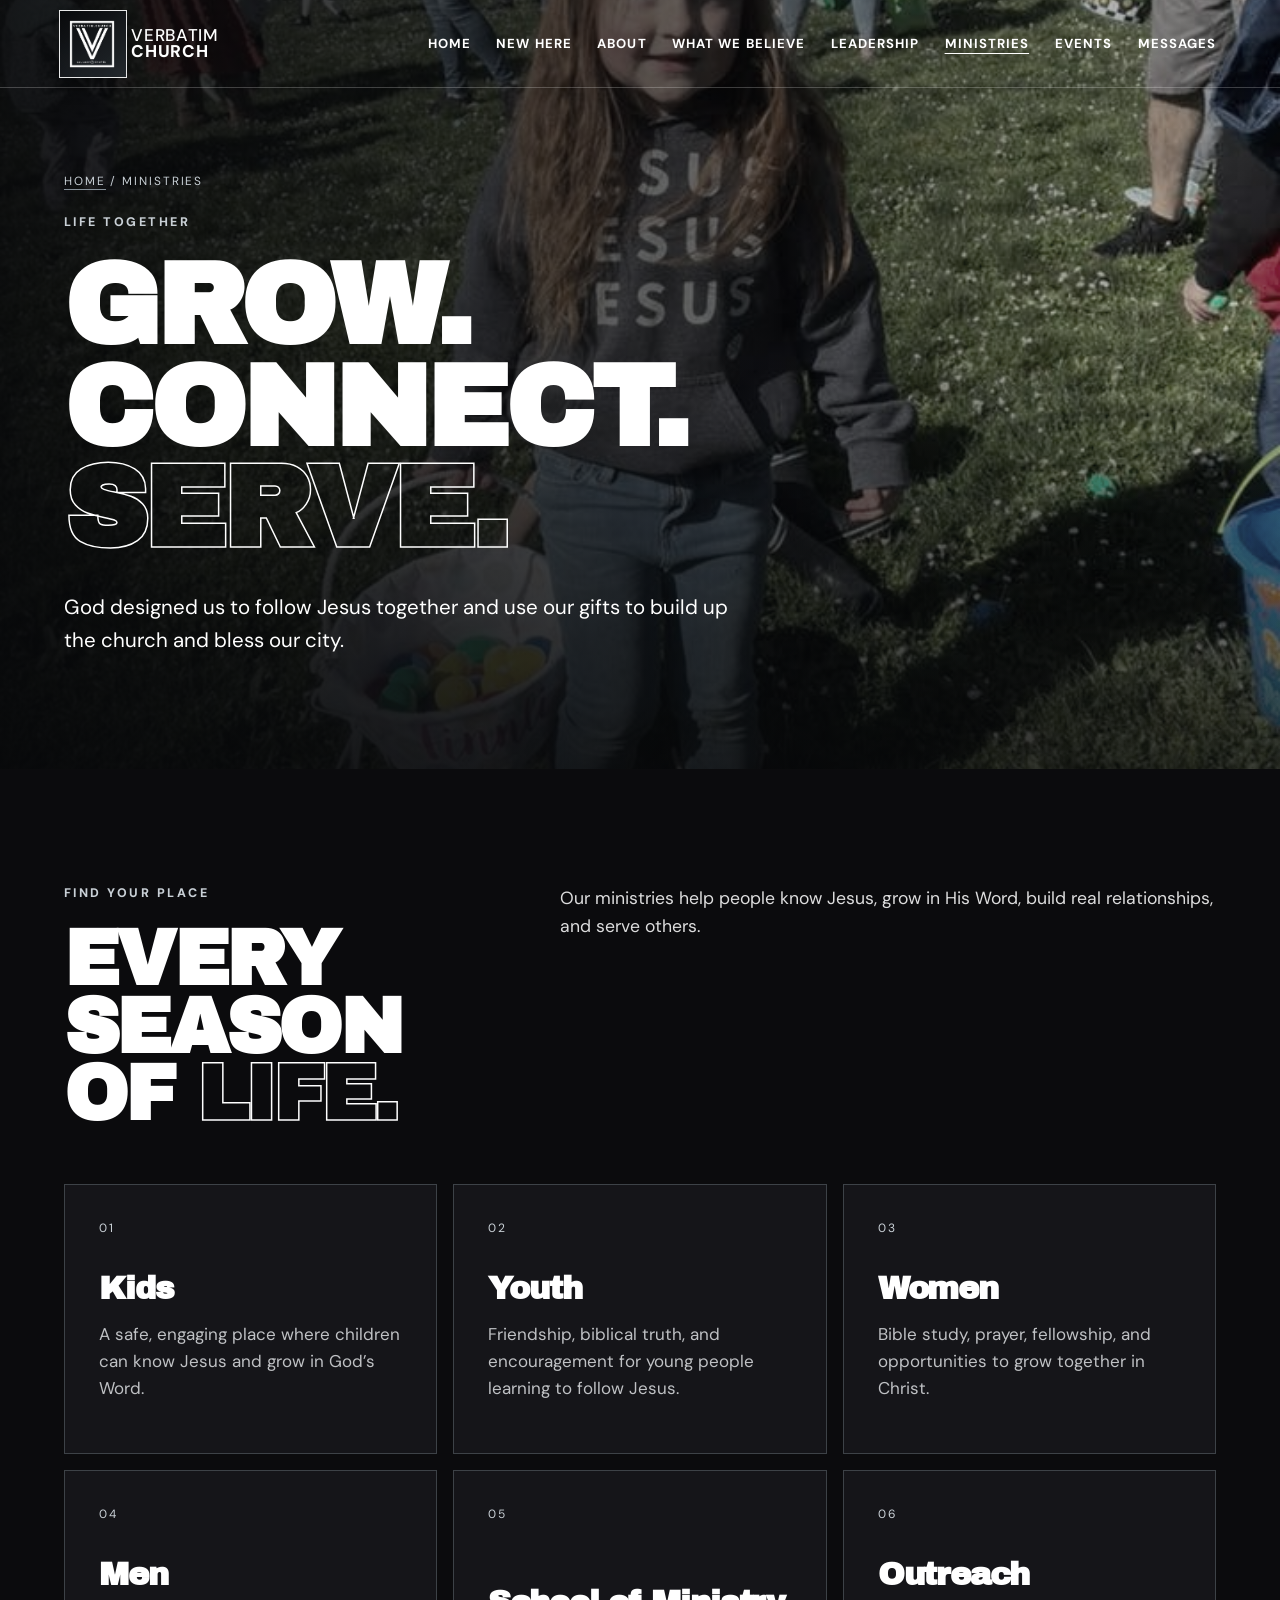
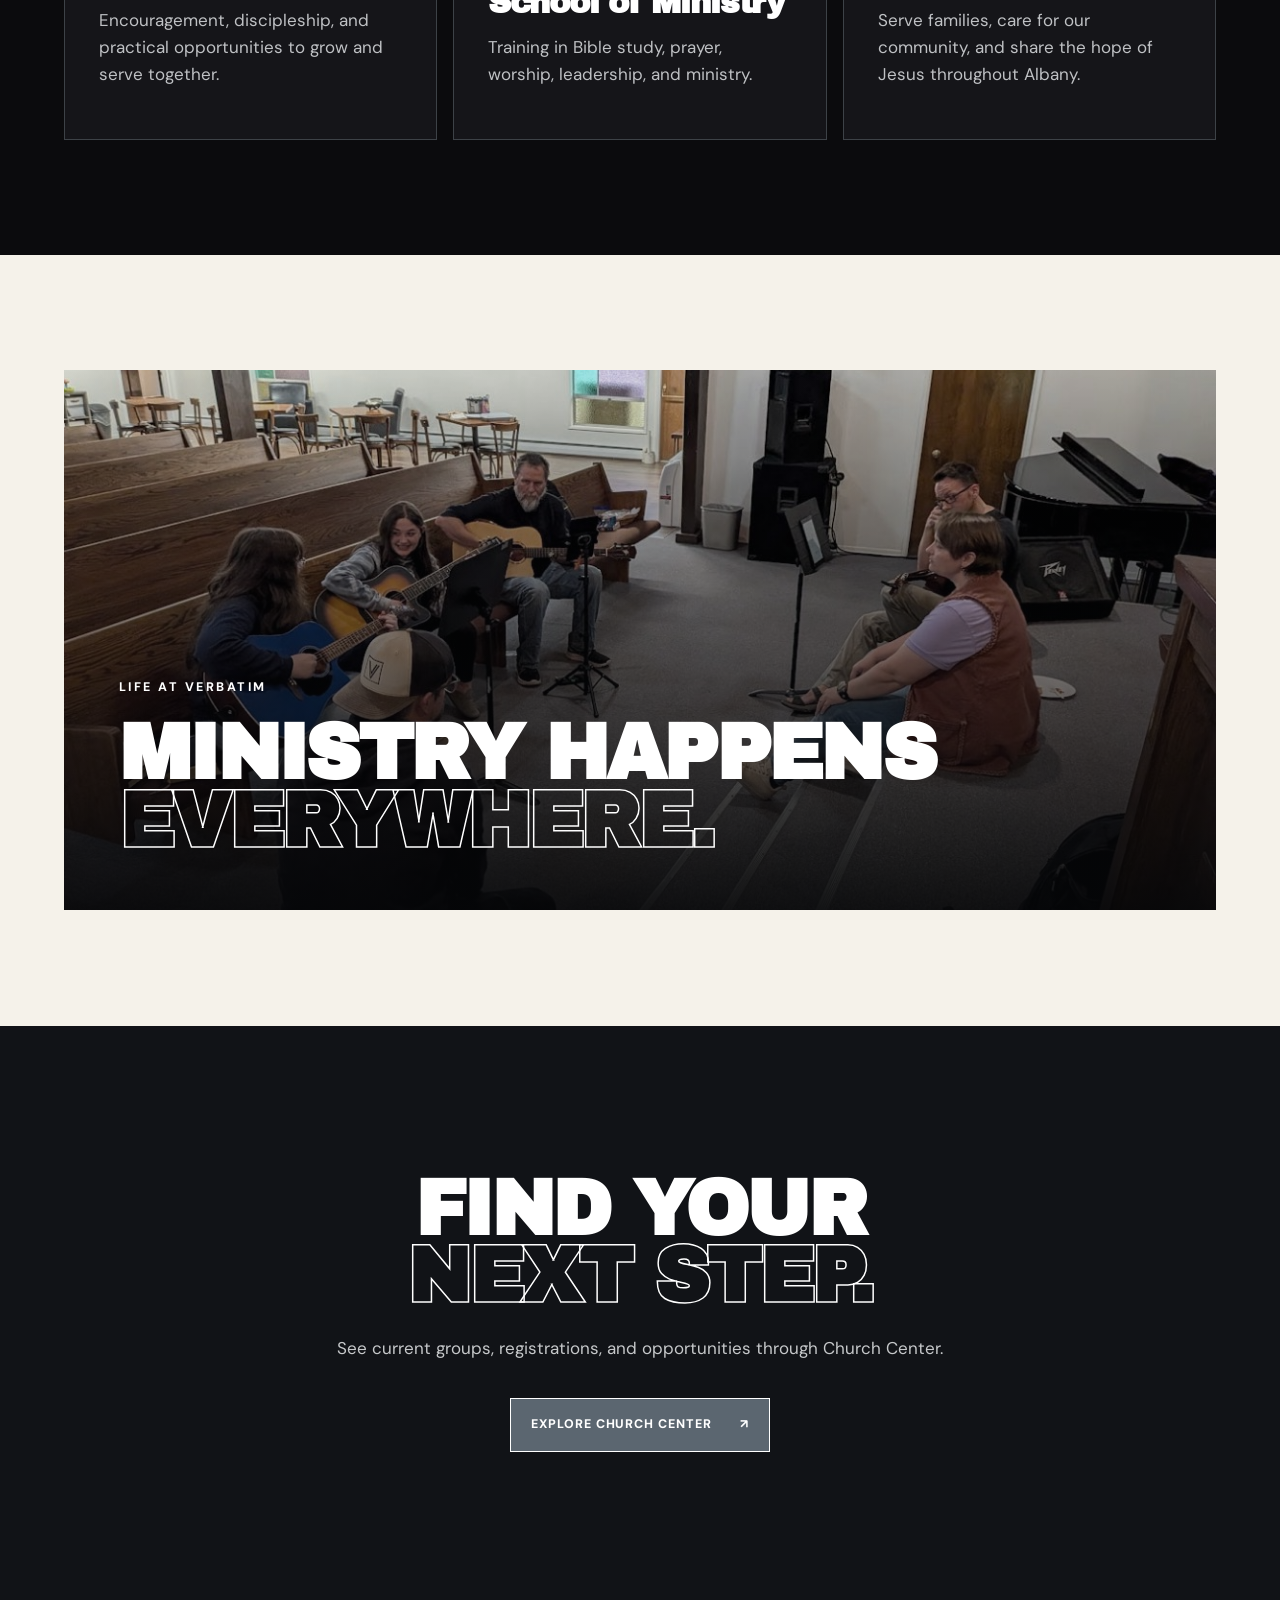
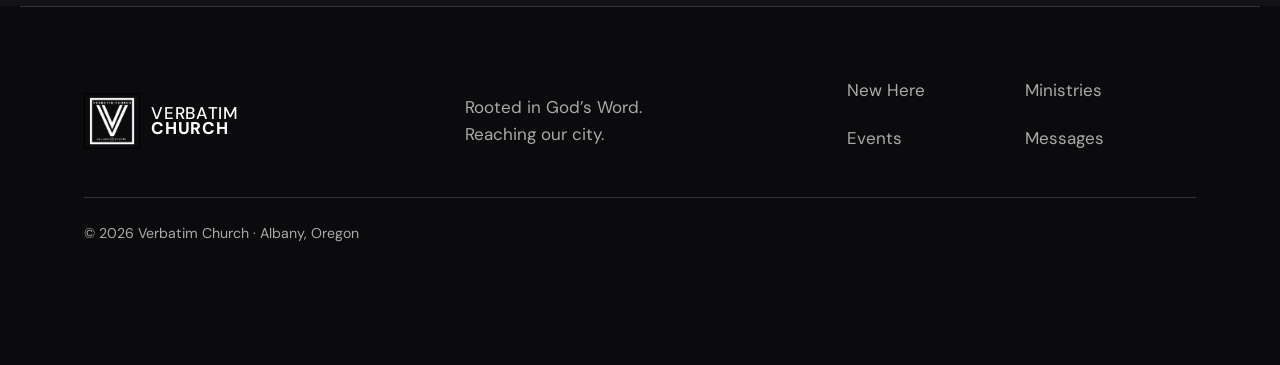
<file: ministries/index.html>
<!doctype html><html lang="en"><head><meta charset="utf-8"><meta name="viewport" content="width=device-width,initial-scale=1,viewport-fit=cover"><meta name="theme-color" content="#0b0b0d"><meta name="description" content="Find ministries, connection, and service opportunities at Verbatim Church."><title>Ministries | Verbatim Church</title><link rel="preconnect" href="https://fonts.googleapis.com"><link rel="preconnect" href="https://fonts.gstatic.com" crossorigin><link href="https://fonts.googleapis.com/css2?family=Archivo+Black&family=DM+Sans:wght@400;500;600;700&display=swap" rel="stylesheet"><link rel="stylesheet" href="../styles.css?v=20260924-6"></head>
<body class="inner-page"><a class="skip-link" href="#main">Skip to content</a><header class="site-header"><a class="brand" href="../"><img class="brand-logo" src="../assets/logo.png" alt="Verbatim Church official logo"><span>VERBATIM<br><b>CHURCH</b></span></a><button class="menu-button" aria-expanded="false" aria-controls="site-nav"><span></span><span></span><span></span><span class="sr-only">Menu</span></button><nav id="site-nav"><a href="../">Home</a><a href="../plan-your-visit/">New Here</a><a href="../about-us/">About</a><a href="../what-we-believe/">What We Believe</a><a href="../leadership/">Leadership</a><a class="active-nav" href="../ministries/">Ministries</a><a href="../events/">Events</a><a href="../messages/">Messages</a></nav></header>
<main id="main"><section class="inner-hero"><img src="../assets/ministries-youth.jpg" alt="Child at a Verbatim Church event"><div class="inner-hero-copy reveal"><p class="breadcrumbs"><a href="../">Home</a> / Ministries</p><p class="eyebrow">Life together</p><h1>GROW.<br>CONNECT.<br><em>SERVE.</em></h1><p class="lede">God designed us to follow Jesus together and use our gifts to build up the church and bless our city.</p></div></section>
<section class="content-section"><div class="section-wrap"><div class="section-intro reveal"><div><p class="eyebrow">Find your place</p><h2>EVERY SEASON<br>OF <em>LIFE.</em></h2></div><div class="body-copy"><p>Our ministries help people know Jesus, grow in His Word, build real relationships, and serve others.</p></div></div><div class="ministry-grid"><article class="ministry-card reveal"><span>01</span><div><h3>Kids</h3><p>A safe, engaging place where children can know Jesus and grow in God’s Word.</p></div></article><article class="ministry-card reveal"><span>02</span><div><h3>Youth</h3><p>Friendship, biblical truth, and encouragement for young people learning to follow Jesus.</p></div></article><article class="ministry-card reveal"><span>03</span><div><h3>Women</h3><p>Bible study, prayer, fellowship, and opportunities to grow together in Christ.</p></div></article><article class="ministry-card reveal"><span>04</span><div><h3>Men</h3><p>Encouragement, discipleship, and practical opportunities to grow and serve together.</p></div></article><article class="ministry-card reveal"><span>05</span><div><h3>School of Ministry</h3><p>Training in Bible study, prayer, worship, leadership, and ministry.</p></div></article><article class="ministry-card reveal"><span>06</span><div><h3>Outreach</h3><p>Serve families, care for our community, and share the hope of Jesus throughout Albany.</p></div></article></div></div></section>
<section class="content-section light"><div class="section-wrap feature-banner reveal"><img src="../assets/ministries-study.jpg" alt="Bible study at Verbatim Church"><div><p class="eyebrow">Life at Verbatim</p><h2>MINISTRY HAPPENS<br><em>EVERYWHERE.</em></h2></div></div></section><section class="page-cta reveal"><h2>FIND YOUR<br><em>NEXT STEP.</em></h2><p>See current groups, registrations, and opportunities through Church Center.</p><a class="button primary" href="https://verbatim-church.churchcenter.com/home">Explore Church Center <span>↗</span></a></section></main>
<footer class="inner-footer"><a class="brand footer-brand" href="../"><img class="brand-logo" src="../assets/logo.png" alt="Verbatim Church official logo"><span>VERBATIM<br><b>CHURCH</b></span></a><p>Rooted in God’s Word.<br>Reaching our city.</p><div class="footer-links"><a href="../plan-your-visit/">New Here</a><a href="../ministries/">Ministries</a><a href="../events/">Events</a><a href="../messages/">Messages</a></div><small>© <span id="year"></span> Verbatim Church · Albany, Oregon</small></footer><div class="mobile-actions"><a href="../plan-your-visit/">Visit Sunday</a><a href="https://verbatim-church.churchcenter.com/home">Church Center ↗</a></div><script src="../script.js"></script></body></html>
</file>
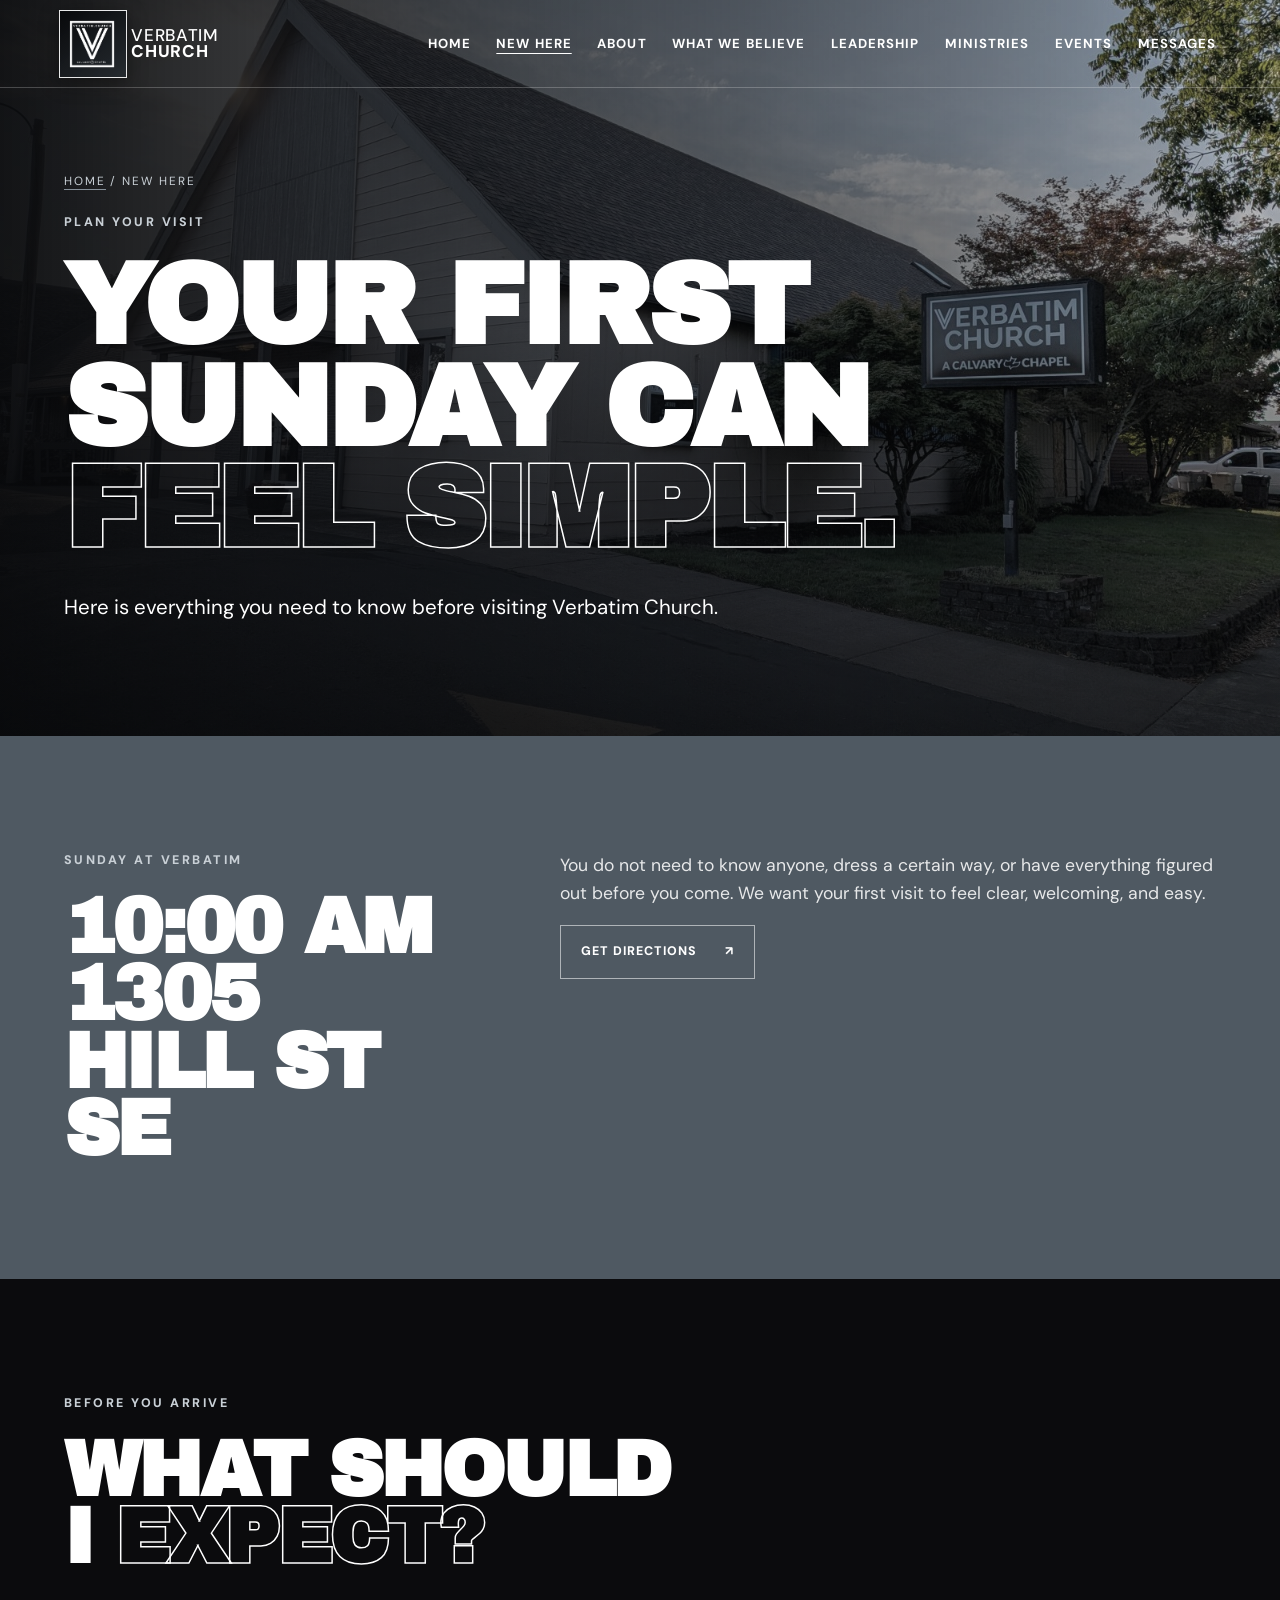
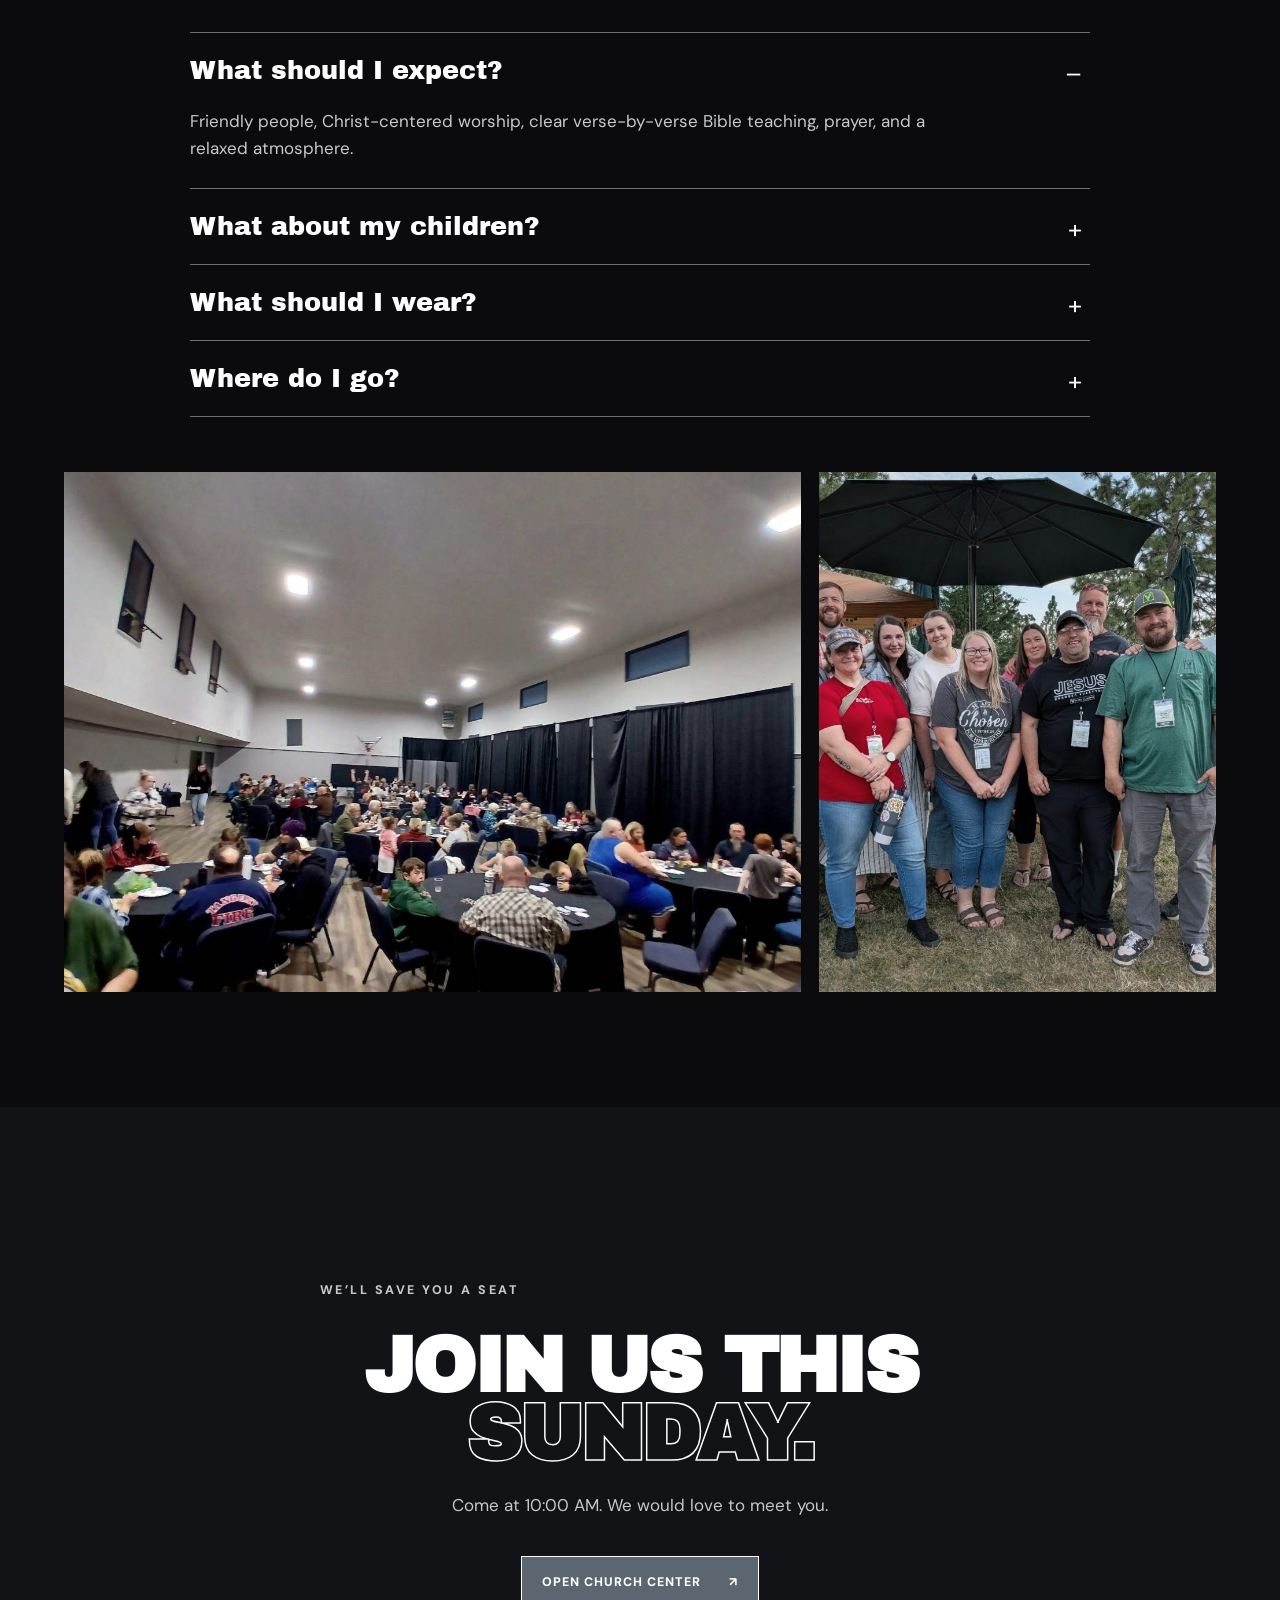
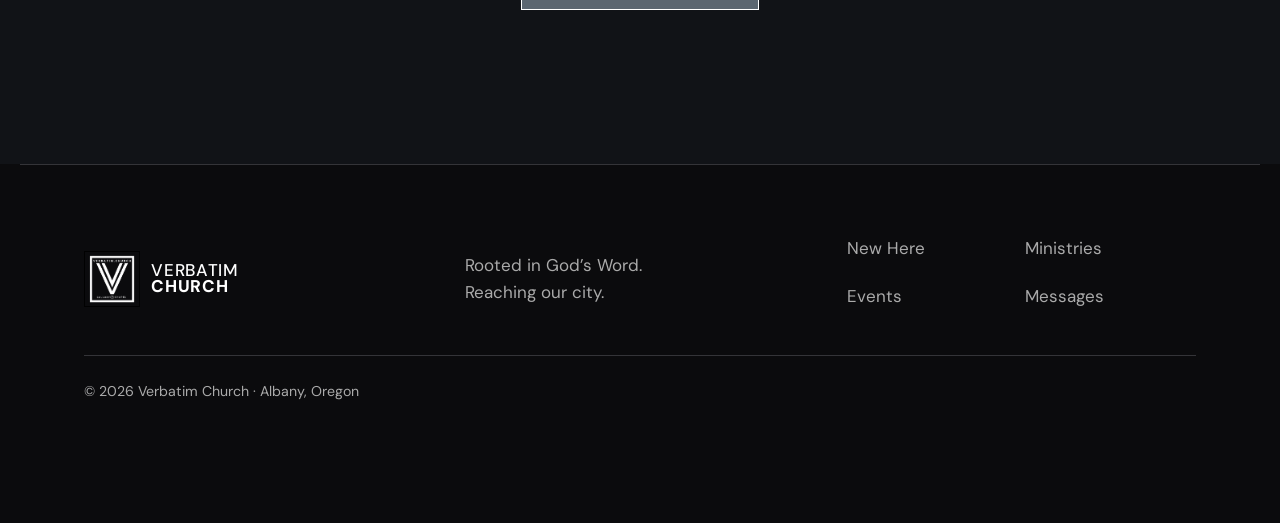
<file: plan-your-visit/index.html>
<!doctype html><html lang="en"><head><meta charset="utf-8"><meta name="viewport" content="width=device-width,initial-scale=1,viewport-fit=cover"><meta name="theme-color" content="#0b0b0d"><meta name="description" content="Plan your first Sunday at Verbatim Church in Albany, Oregon."><title>Plan Your Visit | Verbatim Church</title><link rel="preconnect" href="https://fonts.googleapis.com"><link rel="preconnect" href="https://fonts.gstatic.com" crossorigin><link href="https://fonts.googleapis.com/css2?family=Archivo+Black&family=DM+Sans:wght@400;500;600;700&display=swap" rel="stylesheet"><link rel="stylesheet" href="../styles.css?v=20260922-2"></head>
<body class="inner-page"><a class="skip-link" href="#main">Skip to content</a><header class="site-header"><a class="brand" href="../"><img class="brand-logo" src="../assets/logo.png" alt="Verbatim Church official logo"><span>VERBATIM<br><b>CHURCH</b></span></a><button class="menu-button" aria-expanded="false" aria-controls="site-nav"><span></span><span></span><span></span><span class="sr-only">Menu</span></button><nav id="site-nav" aria-label="Main navigation"><a href="../">Home</a><a class="active-nav" href="../plan-your-visit/">New Here</a><a href="../about-us/">About</a><a href="../what-we-believe/">What We Believe</a><a href="../leadership/">Leadership</a><a href="../ministries/">Ministries</a><a href="../events/">Events</a><a href="../messages/">Messages</a></nav></header>
<main id="main"><section class="inner-hero"><img src="../assets/visit-building.jpg" alt="Verbatim Church building in Albany, Oregon"><div class="inner-hero-copy reveal"><p class="breadcrumbs"><a href="../">Home</a> / New Here</p><p class="eyebrow">Plan your visit</p><h1>YOUR FIRST<br>SUNDAY CAN<br><em>FEEL SIMPLE.</em></h1><p class="lede">Here is everything you need to know before visiting Verbatim Church.</p></div></section>
<section class="content-section gunmetal"><div class="section-wrap section-intro reveal"><div><p class="eyebrow">Sunday at Verbatim</p><h2>10:00 AM<br>1305 HILL ST SE</h2></div><div class="body-copy"><p>You do not need to know anyone, dress a certain way, or have everything figured out before you come. We want your first visit to feel clear, welcoming, and easy.</p><a class="button ghost" href="https://www.google.com/maps/search/?api=1&amp;query=1305%20Hill%20St%20SE%2C%20Albany%2C%20OR%2097322">Get directions <span>↗</span></a></div></div></section>
<section class="content-section"><div class="section-wrap"><header class="section-head reveal"><p class="eyebrow">Before you arrive</p><h2>WHAT SHOULD<br>I <em>EXPECT?</em></h2></header><div class="faq-list reveal"><details open><summary>What should I expect?</summary><p>Friendly people, Christ-centered worship, clear verse-by-verse Bible teaching, prayer, and a relaxed atmosphere.</p></details><details><summary>What about my children?</summary><p>Children are welcome. Our team provides a safe, engaging environment where youth can learn about Jesus at an age-appropriate level.</p></details><details><summary>What should I wear?</summary><p>Come as you are. You will see a mix of casual clothes and Sunday best. There is no dress code.</p></details><details><summary>Where do I go?</summary><p>Come through the main entrance and our team will help you find the sanctuary, youth area, restrooms, and anything else you need.</p></details></div><div class="photo-pair reveal"><img src="../assets/visit-sanctuary.jpg" alt="Verbatim Church sanctuary"><img src="../assets/outdoors.jpg" alt="People from Verbatim Church together outdoors"></div></div></section>
<section class="page-cta reveal"><p class="eyebrow">We’ll save you a seat</p><h2>JOIN US THIS<br><em>SUNDAY.</em></h2><p>Come at 10:00 AM. We would love to meet you.</p><a class="button primary" href="https://verbatim-church.churchcenter.com/home">Open Church Center <span>↗</span></a></section></main>
<footer class="inner-footer"><a class="brand footer-brand" href="../"><img class="brand-logo" src="../assets/logo.png" alt="Verbatim Church official logo"><span>VERBATIM<br><b>CHURCH</b></span></a><p>Rooted in God’s Word.<br>Reaching our city.</p><div class="footer-links"><a href="../plan-your-visit/">New Here</a><a href="../ministries/">Ministries</a><a href="../events/">Events</a><a href="../messages/">Messages</a></div><small>© <span id="year"></span> Verbatim Church · Albany, Oregon</small></footer><div class="mobile-actions"><a href="../plan-your-visit/">Visit Sunday</a><a href="https://verbatim-church.churchcenter.com/home">Church Center ↗</a></div><script src="../script.js"></script></body></html>
</file>
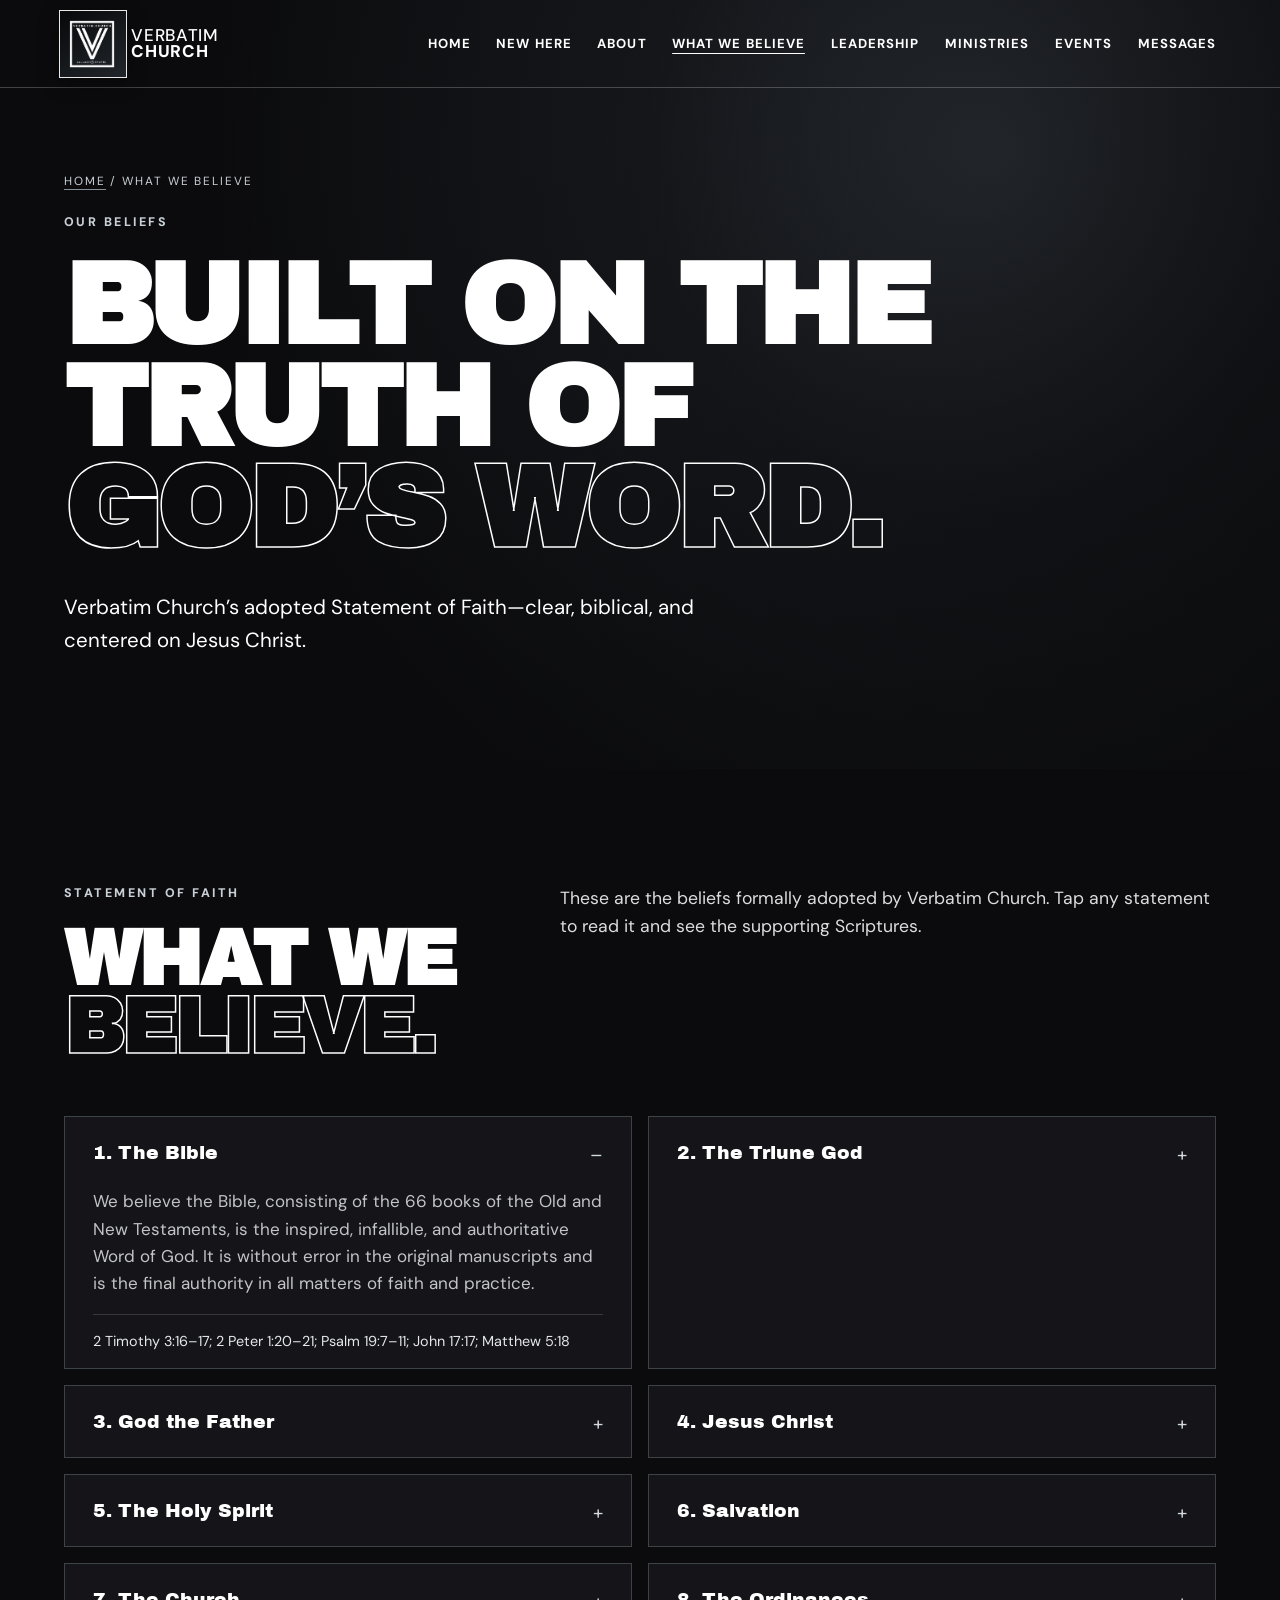
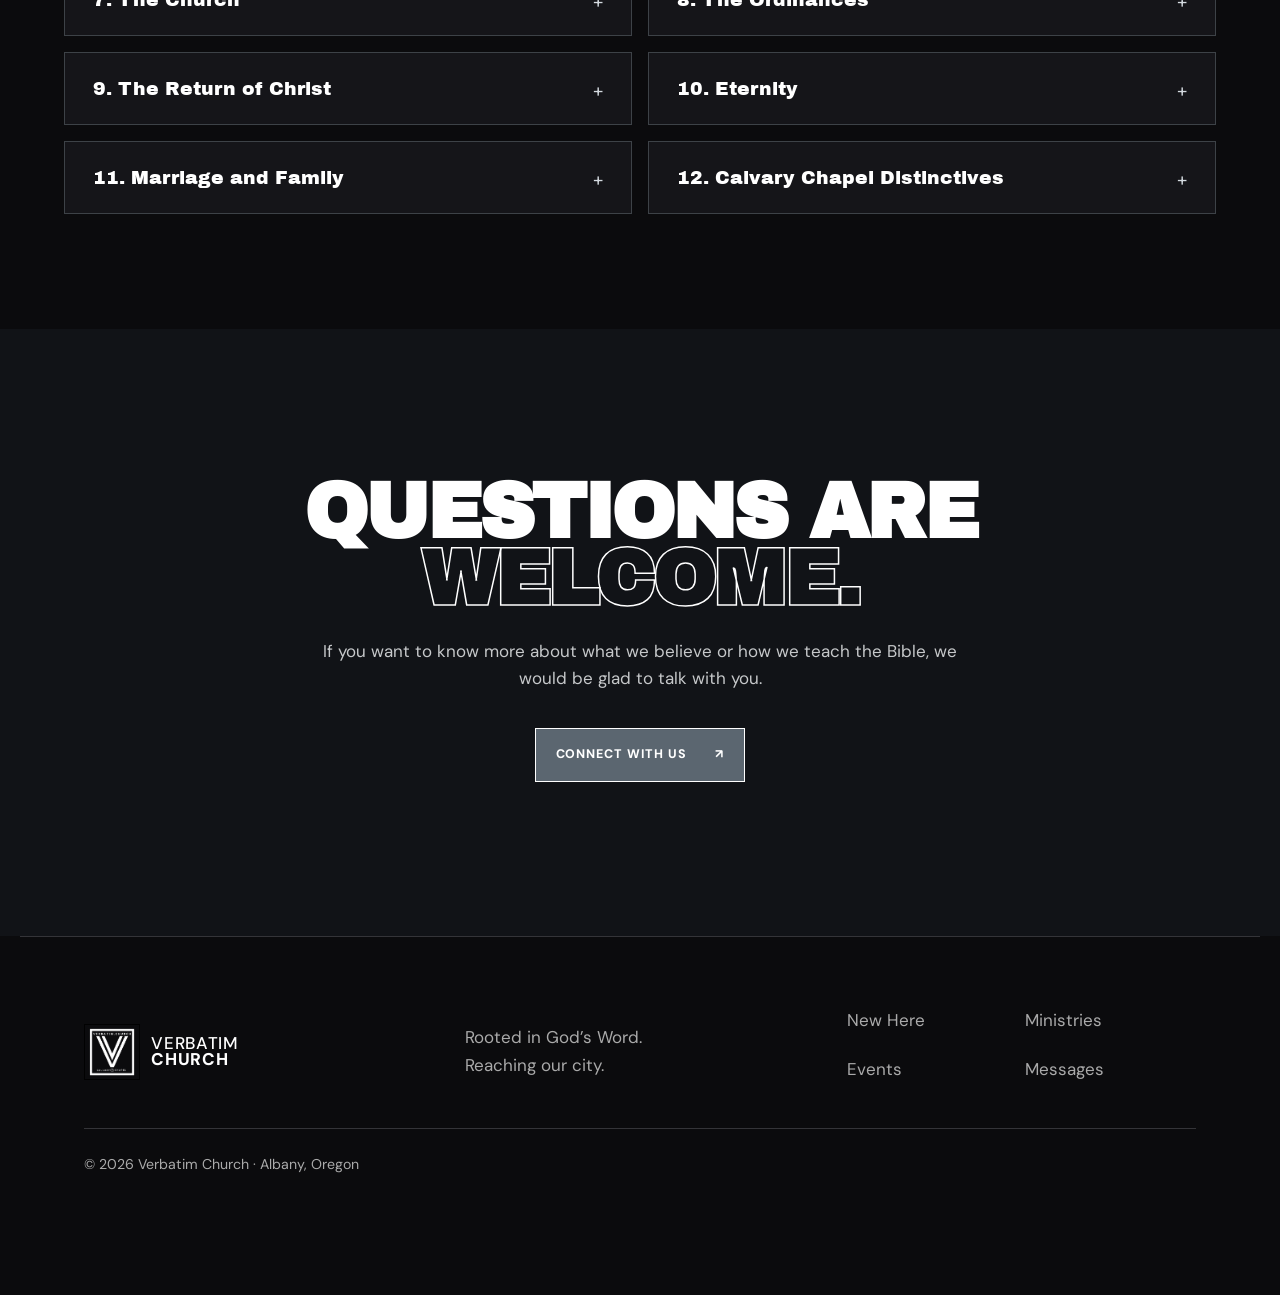
<file: what-we-believe/index.html>
<!doctype html><html lang="en"><head><meta charset="utf-8"><meta name="viewport" content="width=device-width,initial-scale=1,viewport-fit=cover"><meta name="theme-color" content="#0b0b0d"><meta name="description" content="The adopted Statement of Faith of Verbatim Church."><title>What We Believe | Verbatim Church</title><link rel="preconnect" href="https://fonts.googleapis.com"><link rel="preconnect" href="https://fonts.gstatic.com" crossorigin><link href="https://fonts.googleapis.com/css2?family=Archivo+Black&family=DM+Sans:wght@400;500;600;700&display=swap" rel="stylesheet"><link rel="stylesheet" href="../styles.css?v=20260922-2"></head>
<body class="inner-page"><a class="skip-link" href="#main">Skip to content</a><header class="site-header"><a class="brand" href="../"><img class="brand-logo" src="../assets/logo.png" alt="Verbatim Church official logo"><span>VERBATIM<br><b>CHURCH</b></span></a><button class="menu-button" aria-expanded="false" aria-controls="site-nav"><span></span><span></span><span></span><span class="sr-only">Menu</span></button><nav id="site-nav"><a href="../">Home</a><a href="../plan-your-visit/">New Here</a><a href="../about-us/">About</a><a class="active-nav" href="../what-we-believe/">What We Believe</a><a href="../leadership/">Leadership</a><a href="../ministries/">Ministries</a><a href="../events/">Events</a><a href="../messages/">Messages</a></nav></header>
<main id="main"><section class="inner-hero no-photo"><div class="inner-hero-copy reveal"><p class="breadcrumbs"><a href="../">Home</a> / What We Believe</p><p class="eyebrow">Our beliefs</p><h1>BUILT ON THE<br>TRUTH OF<br><em>GOD’S WORD.</em></h1><p class="lede">Verbatim Church’s adopted Statement of Faith—clear, biblical, and centered on Jesus Christ.</p></div></section>
<section class="content-section"><div class="section-wrap"><div class="section-intro reveal"><div><p class="eyebrow">Statement of faith</p><h2>WHAT WE<br><em>BELIEVE.</em></h2></div><div class="body-copy"><p>These are the beliefs formally adopted by Verbatim Church. Tap any statement to read it and see the supporting Scriptures.</p></div></div><div class="belief-list">
<details open><summary>1. The Bible</summary><p>We believe the Bible, consisting of the 66 books of the Old and New Testaments, is the inspired, infallible, and authoritative Word of God. It is without error in the original manuscripts and is the final authority in all matters of faith and practice.</p><p class="scripture">2 Timothy 3:16–17; 2 Peter 1:20–21; Psalm 19:7–11; John 17:17; Matthew 5:18</p></details>
<details><summary>2. The Triune God</summary><p>We believe in one God, eternally existing in three persons: Father, Son, and Holy Spirit—equal in power and glory. This one true God is the Creator of all, sovereign over all, and worthy of all worship.</p><p class="scripture">Deuteronomy 6:4; Matthew 28:19; 2 Corinthians 13:14; Genesis 1:1; Isaiah 46:9–10; Revelation 4:11</p></details>
<details><summary>3. God the Father</summary><p>We believe in God the Father—holy, loving, just, and all-powerful—who reigns over all creation and providentially cares for His children. He is the source of salvation and adopts believers into His family.</p><p class="scripture">John 3:16; Ephesians 1:3–6; 1 Peter 1:2–3; Romans 8:15–16; Galatians 4:6</p></details>
<details><summary>4. Jesus Christ</summary><p>We believe in the full deity and full humanity of Jesus Christ, God’s only begotten Son. He was conceived by the Holy Spirit and born of the Virgin Mary, lived a sinless life, performed miracles, died as a substitutionary atonement for our sins, rose bodily from the dead, ascended to heaven, and now intercedes for believers. He will return personally and visibly in glory.</p><p class="scripture">John 1:1, 14; Colossians 2:9; Matthew 1:18–25; Hebrews 4:15; Isaiah 53:4–6; 1 Corinthians 15:3–8; Revelation 19:11–16</p></details>
<details><summary>5. The Holy Spirit</summary><p>We believe in the Holy Spirit, who convicts the world of sin, righteousness, and judgment. He regenerates, indwells, seals, empowers, sanctifies, and teaches believers. He distributes spiritual gifts for the building up of the Church.</p><p class="scripture">John 16:8–11; Titus 3:5; 1 Corinthians 6:19; Ephesians 1:13; Acts 1:8; John 14:26</p></details>
<details><summary>6. Salvation</summary><p>We believe that salvation is by grace alone, through faith alone, in Christ alone. All people are sinners by nature and choice and are under just condemnation. Salvation includes regeneration, justification, sanctification, and glorification.</p><p class="scripture">Ephesians 2:8–9; Romans 5:1; Romans 3:10–23; Romans 6:23; John 3:3–5; Romans 8:30</p></details>
<details><summary>7. The Church</summary><p>We believe in the universal Church, composed of all true believers in Jesus Christ, and in the local church as the visible expression of that body. The local church exists to glorify God through worship, discipleship, fellowship, and mission.</p><p class="scripture">Ephesians 4:4–6; Acts 2:42–47; John 4:24; Matthew 28:18–20; Hebrews 10:24–25</p></details>
<details><summary>8. The Ordinances</summary><p>We believe the Lord Jesus instituted two ordinances for the Church: baptism by immersion—an outward declaration of inward faith—and the Lord’s Supper—a remembrance of Christ’s sacrifice and a proclamation of His return.</p><p class="scripture">Matthew 28:19; Acts 8:36–38; 1 Corinthians 11:23–26</p></details>
<details><summary>9. The Return of Christ</summary><p>We believe in the personal, visible, pre-millennial return of Jesus Christ to establish His kingdom on earth. This blessed hope motivates holy living and faithful service.</p><p class="scripture">1 Thessalonians 4:13–18; Revelation 20:1–6; Titus 2:13; 2 Peter 3:11–14</p></details>
<details><summary>10. Eternity</summary><p>We believe in the resurrection of the body and eternal judgment. Believers will experience everlasting life with God, while the unrepentant will face eternal separation from Him.</p><p class="scripture">John 5:28–29; Revelation 21:1–7; Matthew 25:46; 2 Thessalonians 1:8–9</p></details>
<details><summary>11. Marriage and Family</summary><p>We believe that marriage is a covenant union between one biological man and one biological woman, ordained by God as the foundation of human society. Parents are to raise children in the training and instruction of the Lord.</p><p class="scripture">Genesis 2:24; Matthew 19:4–6; Ephesians 6:4</p></details>
<details><summary>12. Calvary Chapel Distinctives</summary><p>We affirm the Calvary Chapel distinctives, including teaching the entire Word of God verse by verse; dependence on the Holy Spirit; a culture of grace and servant leadership; unity in essentials, liberty in non-essentials, and love in all things; and living in anticipation of Christ’s return.</p><p class="scripture">Acts 20:27; 2 Timothy 4:2; Zechariah 4:6; John 13:12–17; Romans 14:5; 1 Corinthians 13:1–7</p></details>
</div></div></section><section class="page-cta reveal"><h2>QUESTIONS ARE<br><em>WELCOME.</em></h2><p>If you want to know more about what we believe or how we teach the Bible, we would be glad to talk with you.</p><a class="button primary" href="https://verbatim-church.churchcenter.com/home">Connect with us <span>↗</span></a></section></main>
<footer class="inner-footer"><a class="brand footer-brand" href="../"><img class="brand-logo" src="../assets/logo.png" alt="Verbatim Church official logo"><span>VERBATIM<br><b>CHURCH</b></span></a><p>Rooted in God’s Word.<br>Reaching our city.</p><div class="footer-links"><a href="../plan-your-visit/">New Here</a><a href="../ministries/">Ministries</a><a href="../events/">Events</a><a href="../messages/">Messages</a></div><small>© <span id="year"></span> Verbatim Church · Albany, Oregon</small></footer><div class="mobile-actions"><a href="../plan-your-visit/">Visit Sunday</a><a href="https://verbatim-church.churchcenter.com/home">Church Center ↗</a></div><script src="../script.js"></script></body></html>
</file>
<file: styles.css>
:root{--ink:#0b0b0d;--paper:#f5f2ea;--gunmetal:#5b6670;--white:#fff;--muted:#b8b7b2;--max:1240px}*{box-sizing:border-box}html{scroll-behavior:smooth}body{margin:0;background:var(--ink);color:var(--white);font-family:"DM Sans",sans-serif;font-size:17px;line-height:1.6;overflow-x:hidden}img{display:block;width:100%}a{color:inherit;text-decoration:none}.skip-link{position:fixed;left:1rem;top:-5rem;background:var(--gunmetal);color:var(--ink);padding:.75rem 1rem;z-index:100}.skip-link:focus{top:1rem}.sr-only{position:absolute;width:1px;height:1px;overflow:hidden;clip:rect(0,0,0,0)}.site-header{height:88px;position:absolute;top:0;left:0;right:0;z-index:20;display:flex;align-items:center;justify-content:space-between;padding:0 max(5vw,24px);border-bottom:1px solid rgba(255,255,255,.22)}.brand{display:flex;gap:.7rem;align-items:center;font-weight:500;line-height:.92;letter-spacing:.04em}.brand b{font-weight:800}.brand-mark{display:grid;place-items:center;width:44px;height:44px;background:var(--gunmetal);color:var(--ink);font-family:"Archivo Black";font-size:1rem;letter-spacing:-.18em;padding-right:.17em}.brand-logo{width:56px;height:56px;object-fit:contain;filter:invert(1);border:1px solid rgba(255,255,255,.9);padding:3px;flex:0 0 auto}.site-header nav{display:flex;align-items:center;gap:clamp(16px,2vw,32px)}.site-header nav a{font-size:.82rem;text-transform:uppercase;font-weight:700;letter-spacing:.08em}.site-header nav a:hover{color:var(--gunmetal)}.menu-button{display:none;background:none;border:0;width:46px;height:46px;padding:10px}.menu-button span:not(.sr-only){height:2px;background:white;display:block;margin:6px 0}.hero{min-height:100svh;position:relative;display:grid;align-items:end;padding:145px max(5vw,24px) 8vh;isolation:isolate}.hero>img{position:absolute;inset:0;width:100%;height:100%;object-fit:cover;z-index:-3;filter:saturate(.82) contrast(1.04)}.hero-wash{position:absolute;inset:0;z-index:-2;background:linear-gradient(90deg,rgba(5,5,8,.96) 0%,rgba(5,5,8,.72) 44%,rgba(5,5,8,.1) 78%),linear-gradient(0deg,rgba(5,5,8,.75),transparent 48%)}.hero-copy{max-width:900px}.eyebrow{text-transform:uppercase;font-size:.78rem;letter-spacing:.2em;font-weight:800;color:var(--gunmetal);margin:0 0 1.4rem;display:flex;align-items:center;gap:12px}.eyebrow span{display:inline-block;width:48px;height:1px;background:currentColor}.eyebrow.dark{color:var(--ink)}h1,h2,h3{font-family:"Archivo Black",sans-serif;margin:0;line-height:.88;letter-spacing:-.035em}h1{font-size:clamp(3.5rem,8.7vw,8.4rem)}h1 em,h2 em{font-style:normal;color:var(--gunmetal)}.lede{font-size:clamp(1.05rem,1.6vw,1.3rem);max-width:590px;margin:2rem 0}.button-row{display:flex;flex-wrap:wrap;gap:12px}.button{display:inline-flex;justify-content:space-between;align-items:center;gap:28px;padding:16px 20px;font-size:.78rem;text-transform:uppercase;font-weight:800;letter-spacing:.08em;border:1px solid transparent;transition:.2s}.button:hover{transform:translateY(-2px)}.primary{background:var(--gunmetal);color:var(--ink)}.ghost{border-color:rgba(255,255,255,.55)}.ghost:hover{background:white;color:var(--ink)}.scroll-cue{position:absolute;right:max(5vw,24px);bottom:7vh;font-size:.7rem;letter-spacing:.2em;font-weight:700;writing-mode:vertical-rl;display:flex;gap:14px}.visit-band{background:var(--gunmetal);color:var(--ink);display:grid;grid-template-columns:auto 1fr 1fr;gap:clamp(28px,5vw,85px);padding:clamp(48px,8vw,100px) max(5vw,24px);align-items:start}.section-number{font-family:"Archivo Black";font-size:1rem;border:2px solid;padding:4px 10px}.visit-band h2,.section-head h2,.copy h2,.teaching h2,.closing h2{font-size:clamp(2.8rem,6vw,6rem)}.visit-detail{max-width:560px}.visit-detail p{font-size:1.1rem;margin:0 0 2rem}.text-link{font-weight:800;border-bottom:2px solid;display:inline-flex;gap:18px;padding-bottom:5px}.split{max-width:var(--max);margin:auto;padding:clamp(76px,10vw,150px) max(5vw,24px);display:grid;grid-template-columns:1fr 1fr;gap:clamp(40px,8vw,110px);align-items:center}.photo-frame{position:relative}.photo-frame:before{content:"";position:absolute;inset:18px -18px -18px 18px;border:2px solid var(--gunmetal);z-index:-1}.photo-frame img{aspect-ratio:4/5;object-fit:cover;filter:grayscale(100%)}.photo-frame>span{position:absolute;right:-35px;bottom:18px;background:var(--gunmetal);color:var(--ink);font:2rem/.88 "Archivo Black";padding:18px;transform:rotate(-3deg)}.copy>p:not(.eyebrow),.teaching-copy>p:not(.eyebrow){color:#cac9c5;max-width:610px}.path{padding:clamp(75px,10vw,145px) max(5vw,24px);background:#151519;border-top:1px solid #2d2d31}.section-head{max-width:var(--max);margin:0 auto 60px}.path-grid{max-width:var(--max);margin:auto;display:grid;grid-template-columns:repeat(3,1fr);border-top:1px solid #414146}.path-grid article{padding:34px 32px 30px 0;border-right:1px solid #414146}.path-grid article+article{padding-left:32px}.path-grid article:last-child{border-right:0}.path-grid span{font:1rem "Archivo Black";color:var(--gunmetal)}.path-grid h3{font-size:clamp(1.7rem,2.6vw,2.5rem);margin:3.4rem 0 1rem}.path-grid p{color:#adadb1}.teaching{position:relative;min-height:720px;padding:clamp(80px,10vw,145px) max(5vw,24px);display:flex;align-items:center;background:linear-gradient(90deg,#0b0b0d 0%,rgba(11,11,13,.88) 43%,rgba(11,11,13,.1) 80%),url('assets/bible-study-background.jpg') center/cover}.teaching-copy{max-width:750px}.teaching-copy .button{margin-top:2rem}.verse-card{position:absolute;right:5vw;bottom:6vw;width:min(400px,38vw);background:var(--gunmetal);color:var(--ink);padding:30px;transform:rotate(2deg)}.verse-card p{font-family:"Archivo Black";font-size:clamp(1.35rem,2.2vw,2rem);line-height:1.1;margin:0 0 1rem}.verse-card span{font-size:.78rem;text-transform:uppercase;font-weight:800;letter-spacing:.12em}.next-step{background:var(--paper);color:var(--ink);padding:clamp(75px,10vw,140px) max(5vw,24px)}.next-step .section-head{margin-left:auto;margin-right:auto}.next-step .section-head>p:last-child{font-size:1.15rem;max-width:680px}.dark-button{background:var(--ink);color:white}.outline-dark{border-color:var(--ink)}.gallery{background:var(--paper);padding:0 max(5vw,24px) clamp(76px,10vw,145px);display:grid;grid-template-columns:1.3fr .7fr;gap:18px}.gallery figure{margin:0;overflow:hidden;position:relative}.gallery .wide{grid-row:span 2}.gallery img{height:100%;min-height:300px;object-fit:cover;filter:saturate(.85)}.gallery figcaption{position:absolute;left:0;bottom:0;background:var(--gunmetal);color:var(--ink);font:clamp(1.5rem,3vw,3rem) "Archivo Black";padding:18px}.closing{padding:clamp(90px,13vw,180px) max(5vw,24px);text-align:center;background:radial-gradient(circle at 50% 50%,#27231b 0%,#0b0b0d 55%)}.closing .eyebrow{justify-content:center}.closing h2{max-width:1100px;margin:auto}.closing>p:not(.eyebrow){max-width:640px;margin:2rem auto;color:#c7c7c3}.closing .button{margin-top:1rem}footer{max-width:var(--max);margin:auto;padding:70px max(5vw,24px) 120px;display:grid;grid-template-columns:1fr 1fr 1fr;gap:32px;border-top:1px solid #343438;color:#aaa}.footer-brand{color:white}.footer-links{display:grid;grid-template-columns:1fr 1fr;gap:8px}.footer-links a:hover{color:var(--gunmetal)}footer small{grid-column:1/-1;border-top:1px solid #343438;padding-top:24px}.mobile-actions{display:none}.reveal{opacity:0;transform:translateY(28px);transition:opacity .7s ease,transform .7s ease}.reveal.is-visible{opacity:1;transform:none}@media(prefers-reduced-motion:reduce){html{scroll-behavior:auto}.reveal{opacity:1;transform:none;transition:none}.button{transition:none}}
@media(max-width:900px){body{padding-bottom:62px}.site-header{height:74px}.menu-button{display:block;position:relative;z-index:2}.site-header nav{display:none;position:fixed;inset:0;background:var(--ink);padding:110px 28px 90px;flex-direction:column;align-items:flex-start;gap:15px;overflow:auto}.site-header nav.open{display:flex}.site-header nav a{font:clamp(1.7rem,8vw,2.6rem)/1 "Archivo Black"}.menu-button[aria-expanded="true"] span:nth-child(1){transform:translateY(8px) rotate(45deg)}.menu-button[aria-expanded="true"] span:nth-child(2){opacity:0}.menu-button[aria-expanded="true"] span:nth-child(3){transform:translateY(-8px) rotate(-45deg)}.hero{padding-top:115px;padding-bottom:90px;min-height:780px}.hero-wash{background:linear-gradient(0deg,rgba(5,5,8,.95) 0%,rgba(5,5,8,.55) 70%,rgba(5,5,8,.45))}.hero>img{object-position:62% center}.scroll-cue{display:none}.visit-band{grid-template-columns:auto 1fr}.visit-detail{grid-column:2}.split{grid-template-columns:1fr}.photo-frame{max-width:620px}.path-grid{grid-template-columns:1fr}.path-grid article,.path-grid article+article{padding:30px 0;border-right:0;border-bottom:1px solid #414146}.path-grid article:last-child{border-bottom:0}.path-grid h3{margin:1.2rem 0 .6rem}.teaching{min-height:780px;align-items:flex-start;background:linear-gradient(0deg,#0b0b0d 0%,rgba(11,11,13,.82) 72%,rgba(11,11,13,.18)),url('assets/bible-study-background.jpg') center/cover}.verse-card{right:24px;bottom:55px;width:calc(100% - 48px)}footer{grid-template-columns:1fr 1fr}.mobile-actions{display:grid;grid-template-columns:1fr 1fr;position:fixed;bottom:0;left:0;right:0;z-index:30;height:62px;box-shadow:0 -8px 30px rgba(0,0,0,.25)}.mobile-actions a{display:grid;place-items:center;background:var(--gunmetal);color:var(--ink);font-size:.78rem;text-transform:uppercase;font-weight:800;letter-spacing:.06em}.mobile-actions a+ a{background:white;border-left:1px solid #ddd}}
@media(max-width:600px){h1{font-size:clamp(3rem,15vw,5rem)}.hero .lede{font-size:1rem}.hero .button{flex:1;min-width:210px}.visit-band{grid-template-columns:1fr}.visit-detail{grid-column:auto}.section-number{width:max-content}.photo-frame>span{right:-8px}.gallery{grid-template-columns:1fr}.gallery .wide{grid-row:auto}.gallery figure{aspect-ratio:4/3}.gallery figure:first-child{aspect-ratio:4/5}footer{grid-template-columns:1fr}.footer-links{margin:8px 0}footer small{grid-column:auto}}

/* Gunmetal edition */
.skip-link,.brand-mark,.primary,.visit-band,.photo-frame>span,.verse-card,.gallery figcaption,.mobile-actions a{color:var(--white);border-color:var(--white)}
.brand-mark{border:1px solid rgba(255,255,255,.9)}
.site-header nav a:hover,.footer-links a:hover{color:var(--white);text-decoration:underline;text-underline-offset:.35em}
.eyebrow{color:#c9d0d6}
.eyebrow.dark{color:var(--white)}
h1 em,h2 em{color:transparent;-webkit-text-stroke:1.5px var(--white);paint-order:stroke fill}
.primary{border:1px solid var(--white)}
.primary:hover{background:#737f89}
.visit-band{background:#4f5962}
.visit-band .section-number,.visit-band .text-link{border-color:var(--white)}
.photo-frame:before{border-color:var(--white)}
.photo-frame>span,.verse-card,.gallery figcaption{background:#4f5962;border:1px solid var(--white)}
.path-grid span{color:#d9dee2}
.next-step h2 em{color:transparent;-webkit-text-stroke:1.5px #384149}
.next-step .eyebrow.dark{color:#384149}
.closing{background:radial-gradient(circle at 50% 50%,#252a2f 0%,#0b0b0d 58%)}
@media(max-width:900px){.mobile-actions a{background:#4f5962;border-top:1px solid var(--white)}.mobile-actions a+a{background:var(--white);color:var(--ink);border-left:1px solid #4f5962}}

/* Interior pages */
.inner-page .site-header{position:absolute}.inner-hero{min-height:72svh;position:relative;display:flex;align-items:flex-end;padding:160px max(5vw,24px) 80px;isolation:isolate}.inner-hero:before{content:"";position:absolute;inset:0;background:linear-gradient(90deg,rgba(7,8,10,.94),rgba(7,8,10,.58) 58%,rgba(7,8,10,.18)),linear-gradient(0deg,rgba(7,8,10,.72),transparent 55%);z-index:-1}.inner-hero>img{position:absolute;inset:0;width:100%;height:100%;object-fit:cover;z-index:-2;filter:grayscale(35%) saturate(.72)}.inner-hero.no-photo{min-height:58svh;background:radial-gradient(circle at 78% 20%,#48515a 0,#1d2126 30%,#0b0b0d 67%)}.inner-hero.no-photo:before{background:linear-gradient(110deg,rgba(11,11,13,.25),rgba(11,11,13,.82))}.inner-hero-copy{max-width:1020px}.inner-hero h1{font-size:clamp(3.5rem,9vw,8rem)}.inner-hero .lede{max-width:690px}.content-section{padding:clamp(70px,9vw,125px) max(5vw,24px)}.content-section.light{background:var(--paper);color:var(--ink)}.content-section.gunmetal{background:#4f5962}.section-wrap{max-width:var(--max);margin:auto}.section-intro{display:grid;grid-template-columns:.75fr 1.25fr;gap:clamp(35px,8vw,110px);align-items:start}.section-intro h2,.page-cta h2{font-size:clamp(2.7rem,6vw,5.8rem)}.section-intro .body-copy{font-size:1.1rem;max-width:680px}.body-copy p:first-child{margin-top:0}.body-copy p{color:inherit;opacity:.86}.info-grid{display:grid;grid-template-columns:repeat(3,1fr);gap:1px;background:#444950;border:1px solid #444950;margin-top:55px}.info-card{background:#151519;padding:clamp(28px,4vw,48px)}.info-card.light-card{background:white;color:var(--ink)}.info-card .num{display:block;color:#cbd2d8;font:bold .78rem "DM Sans";letter-spacing:.18em;margin-bottom:45px}.info-card h3{font-size:clamp(1.5rem,2.4vw,2.2rem);margin-bottom:16px}.info-card p{color:#b8b9bd}.info-card.light-card p{color:#555}.faq-list{max-width:900px;margin:55px auto 0}.faq-list details{border-top:1px solid #69727a;padding:0}.faq-list details:last-child{border-bottom:1px solid #69727a}.faq-list summary{cursor:pointer;list-style:none;padding:24px 48px 24px 0;font:clamp(1.25rem,2vw,1.7rem) "Archivo Black";position:relative}.faq-list summary::-webkit-details-marker{display:none}.faq-list summary:after{content:"+";position:absolute;right:8px;font-family:"DM Sans"}.faq-list details[open] summary:after{content:"–"}.faq-list details p{max-width:740px;color:#c7c9cc;margin:0 0 26px}.photo-pair{display:grid;grid-template-columns:1.3fr .7fr;gap:18px;margin-top:55px}.photo-pair img{height:520px;object-fit:cover;filter:saturate(.75)}.photo-pair img+img{height:520px}.belief-list{display:grid;grid-template-columns:1fr 1fr;gap:16px;margin-top:55px}.belief-list details{background:#151519;border:1px solid #3d4247;padding:0 28px}.belief-list summary{cursor:pointer;list-style:none;padding:25px 40px 25px 0;font:1.18rem "Archivo Black";position:relative}.belief-list summary::-webkit-details-marker{display:none}.belief-list summary:after{content:"+";position:absolute;right:0;color:#d4dae0;font-family:"DM Sans"}.belief-list details[open] summary:after{content:"–"}.belief-list details p{color:#c3c4c6;margin-top:0}.belief-list .scripture{font-size:.9rem;color:#e5e7e9;border-top:1px solid #35393e;padding-top:15px}.leader-feature{display:grid;grid-template-columns:1.1fr .9fr;gap:clamp(38px,7vw,90px);align-items:center}.leader-feature img{aspect-ratio:4/3;object-fit:cover;filter:grayscale(55%)}.leader-feature h2{font-size:clamp(3rem,6vw,6rem)}.leader-feature h3{font-size:clamp(2rem,4vw,3.8rem);color:#d8dde1;margin:18px 0 28px}.ministry-grid{display:grid;grid-template-columns:repeat(3,1fr);gap:16px;margin-top:55px}.ministry-card{min-height:270px;padding:34px;background:#151519;border:1px solid #3d4247;display:flex;flex-direction:column;justify-content:space-between}.ministry-card span{font-size:.75rem;letter-spacing:.18em;color:#cbd2d8}.ministry-card h3{font-size:2rem}.ministry-card p{color:#bfc1c4}.feature-banner{position:relative;min-height:540px;display:flex;align-items:end;padding:55px;isolation:isolate;overflow:hidden}.feature-banner img{position:absolute;inset:0;height:100%;object-fit:cover;z-index:-2;filter:grayscale(30%)}.feature-banner:before{content:"";position:absolute;inset:0;background:linear-gradient(0deg,rgba(5,6,8,.92),rgba(5,6,8,.08));z-index:-1}.feature-banner h2{font-size:clamp(2.7rem,6vw,5.6rem);max-width:850px}.page-cta{text-align:center;padding:clamp(85px,12vw,150px) max(5vw,24px);background:#111317}.page-cta p{max-width:640px;margin:24px auto 32px;color:#c6c8ca}.page-cta .button{margin:4px}.inner-footer{background:#0b0b0d}.breadcrumbs{font-size:.74rem;text-transform:uppercase;letter-spacing:.16em;color:#c9d0d6;margin-bottom:22px}.breadcrumbs a{border-bottom:1px solid #869099}.active-nav{color:white!important;text-decoration:underline;text-underline-offset:.35em}.message-panel{max-width:960px;margin:55px auto 0;padding:clamp(38px,7vw,80px);border:1px solid #66717a;background:linear-gradient(135deg,#20252a,#111315);text-align:center}.message-panel .play{width:78px;height:78px;display:grid;place-items:center;border:1px solid white;border-radius:50%;margin:0 auto 30px;font-size:1.5rem}.message-panel h2{font-size:clamp(2.5rem,6vw,5.5rem)}
@media(max-width:900px){.inner-hero{min-height:680px;padding-top:125px}.section-intro,.leader-feature{grid-template-columns:1fr}.info-grid,.ministry-grid{grid-template-columns:1fr 1fr}.belief-list{grid-template-columns:1fr}.photo-pair img,.photo-pair img+img{height:420px}.feature-banner{padding:35px 24px}}
@media(max-width:600px){.inner-hero{min-height:620px;padding-bottom:60px}.inner-hero.no-photo{min-height:540px}.info-grid,.ministry-grid,.photo-pair{grid-template-columns:1fr}.photo-pair img,.photo-pair img+img{height:340px}.feature-banner{min-height:480px}.belief-list details{padding:0 20px}}

/* Consistent logo contrast over every page hero */
.site-header .brand{position:relative;isolation:isolate}
.site-header .brand:before{content:"";position:absolute;left:-5px;top:50%;width:66px;height:66px;transform:translateY(-50%);z-index:0;background:linear-gradient(145deg,rgba(8,9,11,.96),rgba(39,45,51,.82));border:1px solid rgba(255,255,255,.9);box-shadow:0 5px 18px rgba(0,0,0,.38);backdrop-filter:blur(6px);-webkit-backdrop-filter:blur(6px)}
.site-header .brand-logo,.site-header .brand>span{position:relative;z-index:1}
.site-header .brand-logo{border-color:transparent}

/* Keep the active mobile menu marker below multiline labels */
@media(max-width:900px){.site-header nav a.active-nav{text-decoration:none!important;border-bottom:4px solid #fff;padding-bottom:.22em;width:max-content;max-width:100%}}

/* Homepage photo update and open-Bible teaching watermark */
.hero>img[src*="church-exterior"]{object-position:center center;filter:saturate(.9) contrast(1.03)}
.teaching{overflow:hidden;isolation:isolate}
.teaching:after{content:"";position:absolute;right:1%;bottom:1%;width:min(780px,60vw);height:60%;background:url('assets/open-bible-silhouette.svg') center/contain no-repeat;opacity:.23;z-index:0;pointer-events:none}
.teaching-copy{position:relative;z-index:1}.teaching>.verse-card{position:absolute;z-index:1}
@media(max-width:900px){.hero{background:#0b0b0d}.hero>img[src*="church-exterior"]{top:0;height:100%;object-fit:contain;object-position:center top}.teaching:after{right:1%;bottom:10%;width:98%;height:52%;opacity:.21}}

/* Keep the long ministries banner headline inside narrow screens */
@media(max-width:600px){.feature-banner h2{font-size:clamp(2.15rem,10.5vw,3.5rem);max-width:100%;letter-spacing:-.045em}.feature-banner h2 em{white-space:nowrap}}


/* Portrait phones: show the complete wide church photograph as a banner */
@media(max-width:600px) and (orientation:portrait){.hero{min-height:auto;display:block;padding-top:calc(66.667vw + 105px);padding-bottom:110px}.hero>img[src*="church-exterior"]{top:0;left:0;width:100%;height:66.667vw;object-fit:cover;object-position:center center}.hero-wash{background:linear-gradient(0deg,#0b0b0d 0%,#0b0b0d 55%,rgba(5,5,8,.72) 73%,rgba(5,5,8,.4) 100%)}.hero-copy{position:relative;z-index:1}}


/* Correct accent contrast on light sections and photo banners */
.content-section.light .eyebrow,.content-section.light .eyebrow.dark{color:#4f5962}
.content-section.light h2 em{color:transparent;-webkit-text-stroke:1.5px #0b0b0d}
.content-section.light .feature-banner{color:#fff}
.content-section.light .feature-banner .eyebrow{color:#fff}
.content-section.light .feature-banner h2{color:#fff}
.content-section.light .feature-banner h2 em{color:transparent;-webkit-text-stroke:1.5px #fff}
@media(max-width:600px){.feature-banner h2{font-size:clamp(2rem,9.2vw,3.15rem);line-height:.92}.feature-banner h2 em{white-space:nowrap}}
</file>
